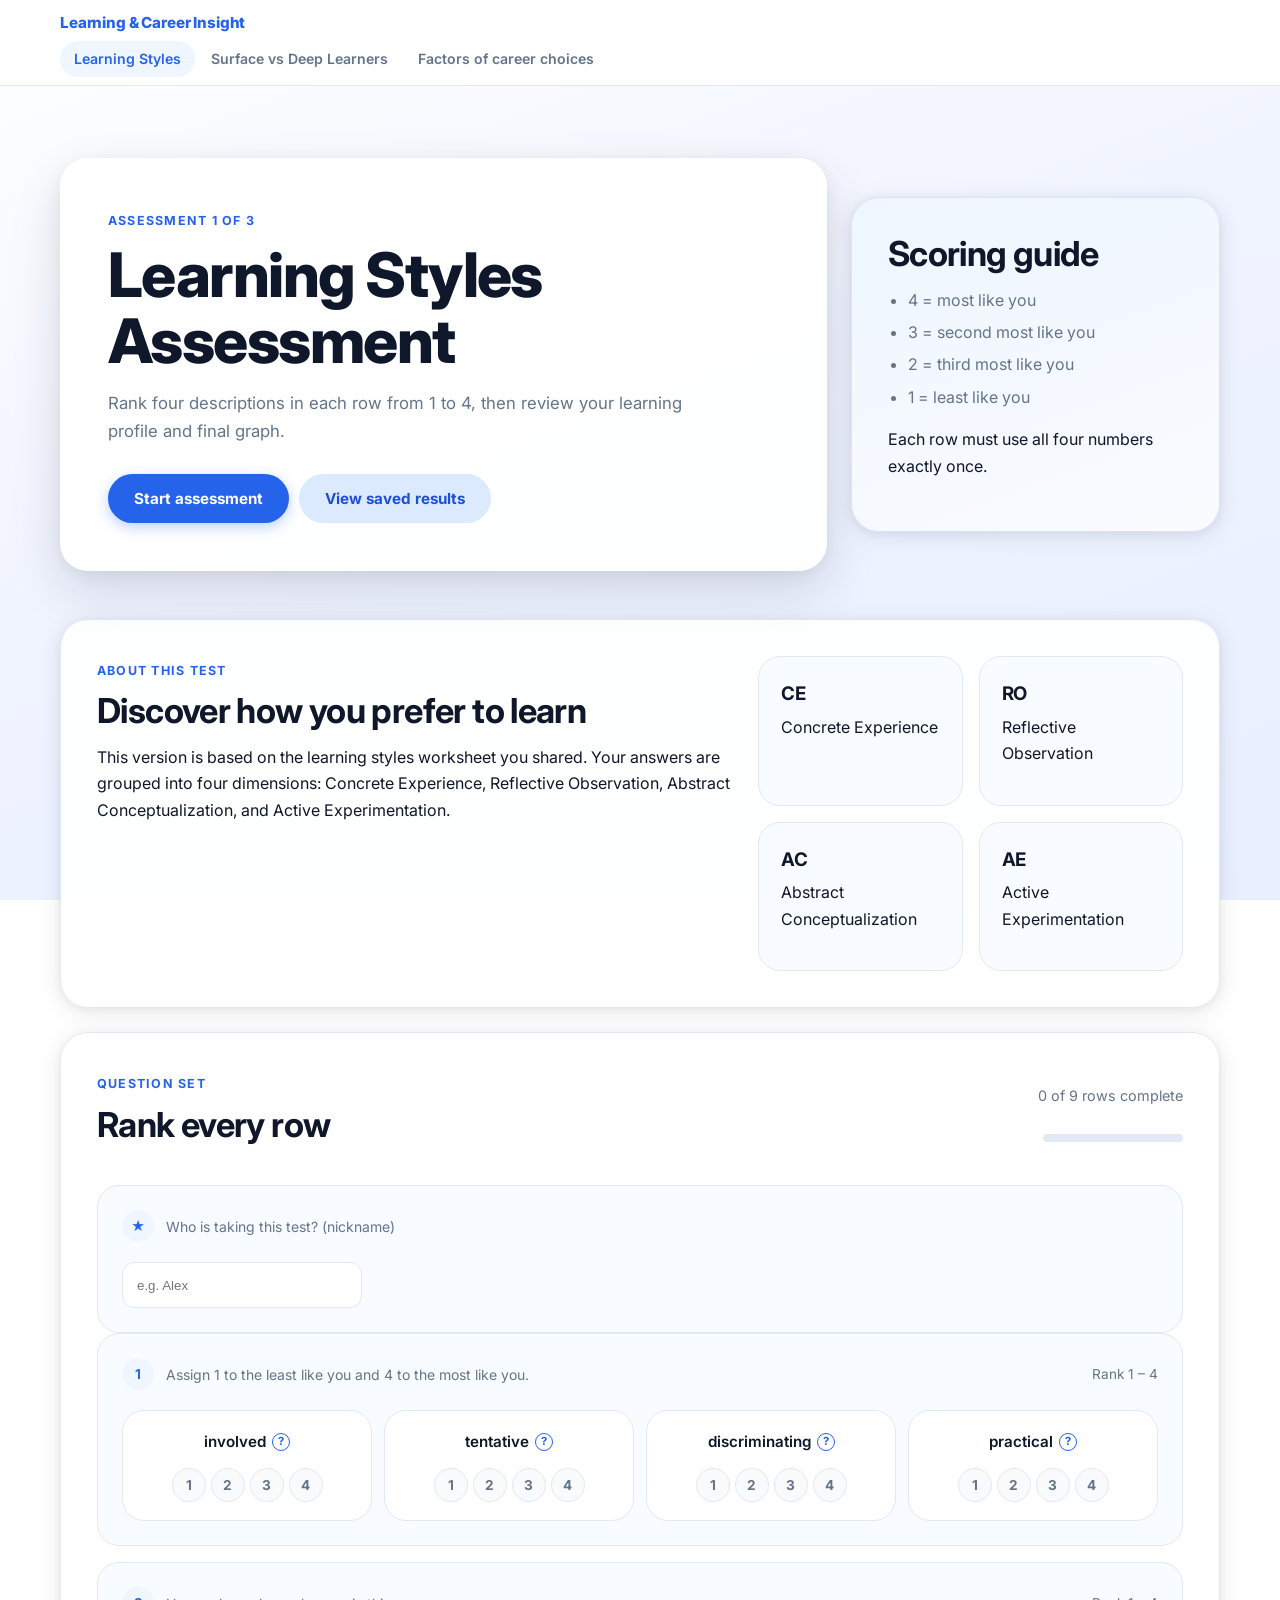
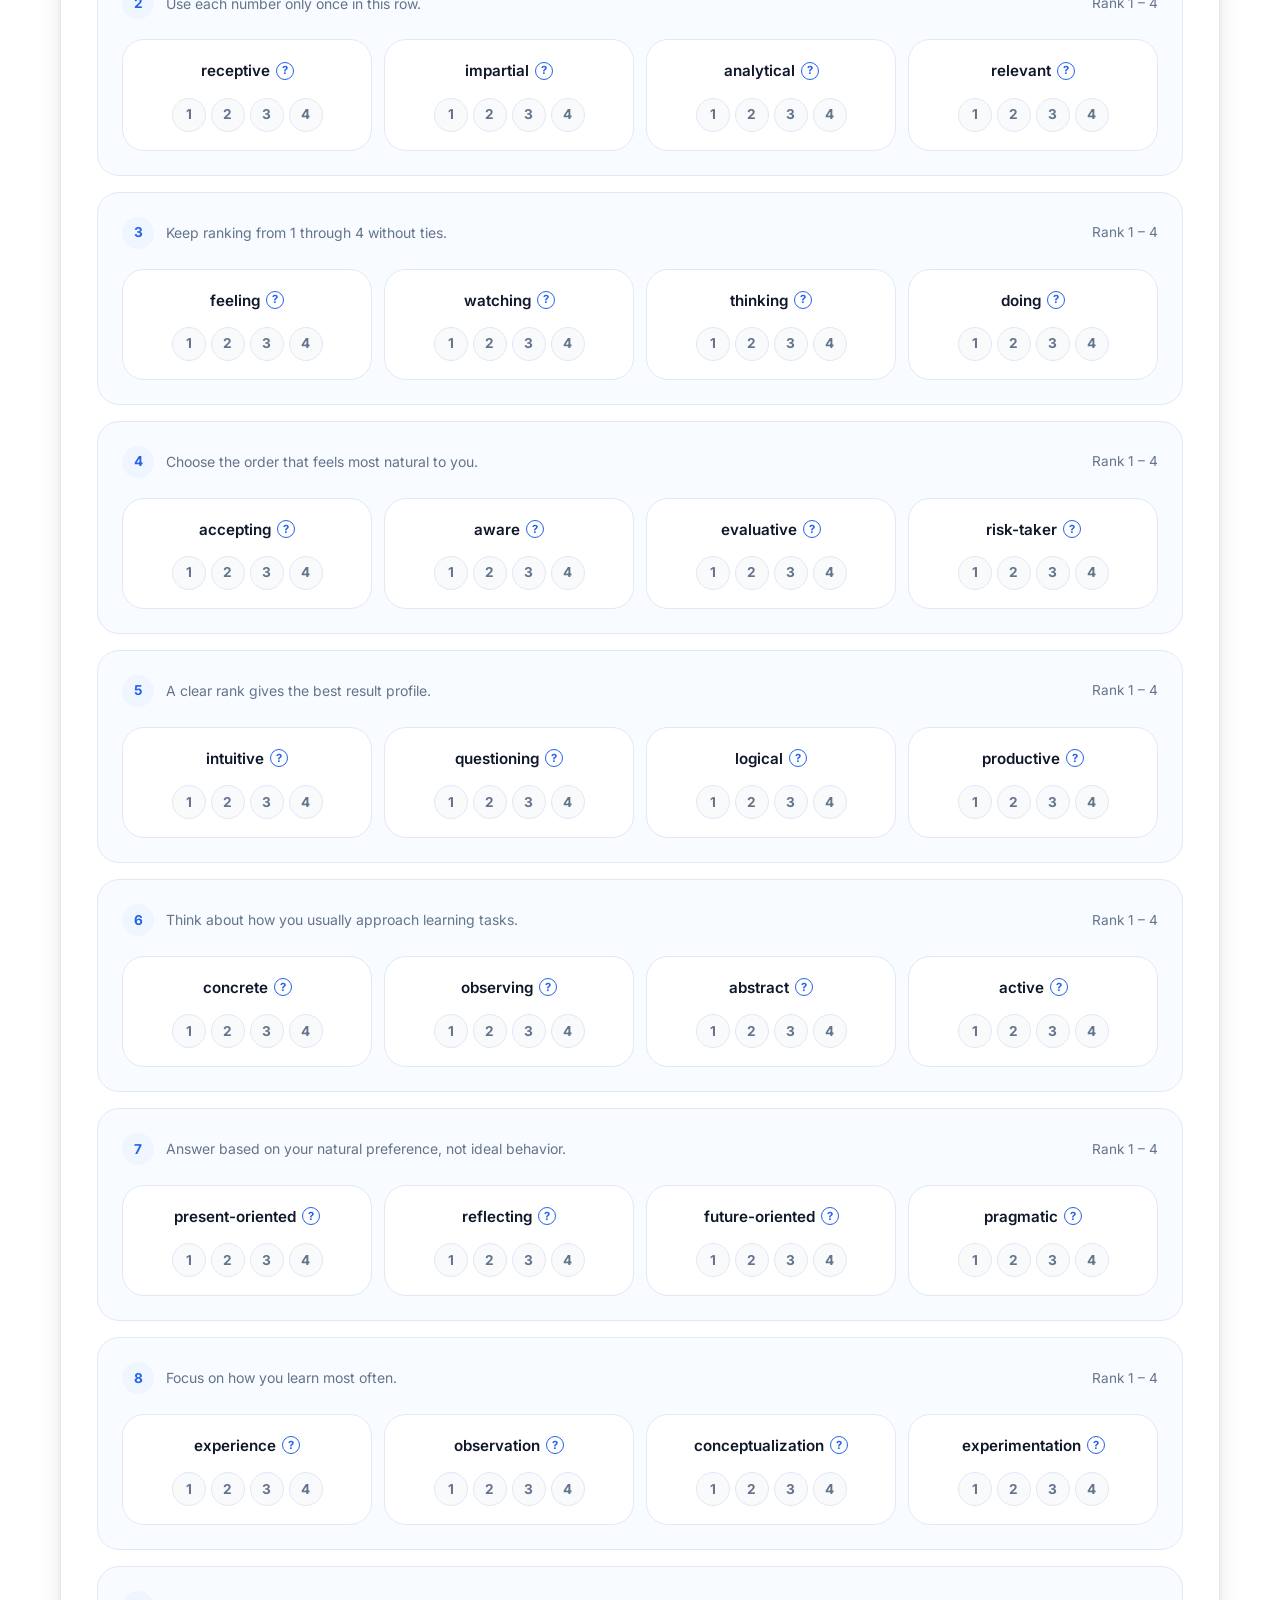
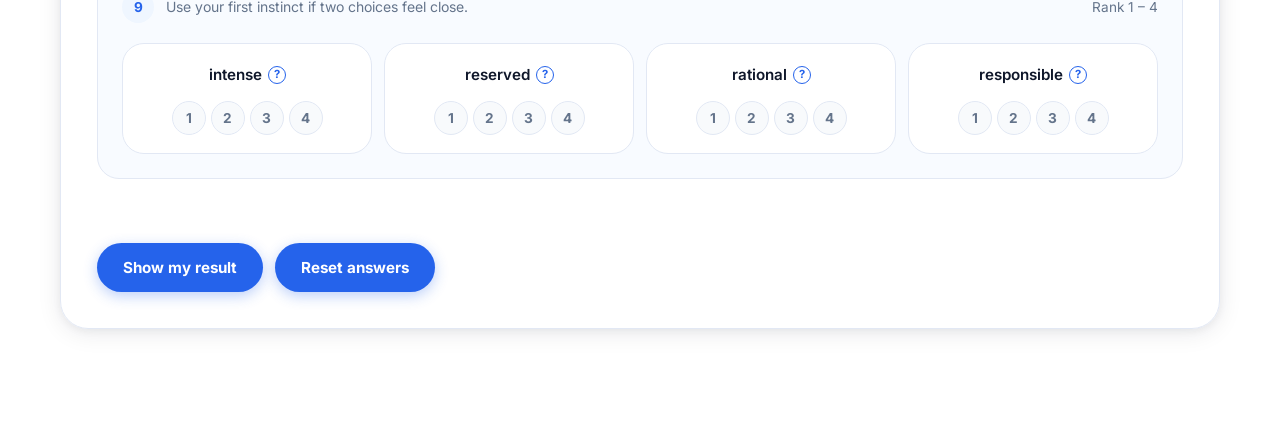
<file: index.html>
<!DOCTYPE html>
<html lang="en">
  <head>
    <meta charset="UTF-8" />
    <meta name="viewport" content="width=device-width, initial-scale=1.0" />
    <title>Assessment 1: Learning Styles – Learning &amp; Career Insight</title>
    <link rel="preconnect" href="https://fonts.googleapis.com" />
    <link rel="preconnect" href="https://fonts.gstatic.com" crossorigin />
    <link href="https://fonts.googleapis.com/css2?family=Inter:wght@400;500;600;700;800&display=swap" rel="stylesheet" />
    <link rel="stylesheet" href="./styles.css" />
  </head>
  <body>
    <nav class="site-nav">
      <div class="site-nav-inner">
        <a class="site-brand" href="./index.html">Learning &amp; Career Insight</a>
        <ul class="site-nav-links">
          <li><a href="./index.html" aria-current="page">Learning Styles</a></li>
          <li><a href="./surface-deep.html">Surface vs Deep Learners</a></li>
          <li><a href="./career-choice.html">Factors of career choices</a></li>
        </ul>
      </div>
    </nav>
    <header class="hero">
      <div class="hero-copy">
        <p class="eyebrow">Assessment 1 of 3</p>
        <h1>Learning Styles Assessment</h1>
        <p class="description">
          Rank four descriptions in each row from 1 to 4, then review your
          learning profile and final graph.
        </p>
        <div class="hero-actions">
          <a class="button" href="#assessment">Start assessment</a>
          <a class="button button-secondary" href="./history.html">View saved results</a>
        </div>
      </div>
      <div class="hero-card">
        <h2>Scoring guide</h2>
        <ul>
          <li>4 = most like you</li>
          <li>3 = second most like you</li>
          <li>2 = third most like you</li>
          <li>1 = least like you</li>
        </ul>
        <p>Each row must use all four numbers exactly once.</p>
      </div>
    </header>

    <main class="page-shell">
      <section class="panel intro-panel">
        <div>
          <p class="section-label">About this test</p>
          <h2>Discover how you prefer to learn</h2>
          <p>
            This version is based on the learning styles worksheet you shared.
            Your answers are grouped into four dimensions: Concrete Experience,
            Reflective Observation, Abstract Conceptualization, and Active
            Experimentation.
          </p>
        </div>
        <div class="legend-grid">
          <article class="legend-card">
            <h3>CE</h3>
            <p>Concrete Experience</p>
          </article>
          <article class="legend-card">
            <h3>RO</h3>
            <p>Reflective Observation</p>
          </article>
          <article class="legend-card">
            <h3>AC</h3>
            <p>Abstract Conceptualization</p>
          </article>
          <article class="legend-card">
            <h3>AE</h3>
            <p>Active Experimentation</p>
          </article>
        </div>
      </section>

      <section class="panel" id="assessment">
        <div class="section-heading">
          <div>
            <p class="section-label">Question set</p>
            <h2>Rank every row</h2>
          </div>
          <div class="progress-wrap">
            <p id="progress-label" class="progress-text">0 of 9 rows complete</p>
            <div class="progress-bar-track" aria-hidden="true">
              <div id="progress-bar-fill" class="progress-bar-fill" style="width: 0%"></div>
            </div>
          </div>
        </div>

        <form id="assessment-form" novalidate>
          <article class="question-card">
            <div class="question-top">
              <div class="question-left">
                <span class="row-badge">★</span>
                <p class="question-note">Who is taking this test? (nickname)</p>
              </div>
            </div>
            <input
              id="nickname-input"
              class="email-input"
              type="text"
              placeholder="e.g. Alex"
              autocomplete="off"
              maxlength="60"
            />
          </article>

          <div id="question-list" class="question-list"></div>

          <p id="form-error" class="form-error" aria-live="polite"></p>

          <div class="actions">
            <button class="button" type="submit">Show my result</button>
            <button class="button button-secondary" type="button" id="reset-button">
              Reset answers
            </button>
          </div>
        </form>
      </section>

      <section class="panel results-panel hidden" id="results" aria-live="polite">
        <div class="section-heading results-heading">
          <div>
            <p class="section-label">Result</p>
            <h2>Your learning profile</h2>
          </div>
          <a class="text-link" href="#assessment">Edit answers</a>
        </div>

        <div class="score-grid" id="score-grid"></div>

        <div class="result-summary">
          <article class="summary-card accent-card">
            <p class="summary-label">Dominant learning style</p>
            <h3 id="style-name">—</h3>
            <p id="style-combo" class="summary-value"></p>
            <p id="style-description"></p>
          </article>
          <article class="summary-card">
            <p class="summary-label">Dimension scores</p>
            <p class="summary-value" id="axis-summary">—</p>
            <p id="axis-desc">See the diamond chart for a visual breakdown.</p>
          </article>
        </div>

        <div class="chart-grid">
          <article class="chart-card">
            <div class="chart-heading">
              <h3>Dimension totals</h3>
              <p>Higher bars show stronger preference in that dimension.</p>
            </div>
            <div id="bar-chart" class="bar-chart"></div>
          </article>

          <article class="chart-card">
            <div class="chart-heading">
              <h3>Learning style diamond</h3>
              <p>Each axis shows your score. The diamond shape reveals your learning profile.</p>
            </div>
            <div class="axis-chart-wrap">
              <svg id="axis-chart" viewBox="0 0 360 360" role="img" aria-labelledby="axis-chart-title axis-chart-desc">
                <title id="axis-chart-title">Learning style diamond chart</title>
                <desc id="axis-chart-desc">
                  A four-axis diamond chart showing scores across all four learning dimensions: CE, RO, AC, and AE.
                </desc>
              </svg>
            </div>
          </article>
        </div>

        <article class="summary-card result-share-card">
          <p class="summary-label">Result sharing</p>
          <p class="summary-meta">
            Tester:
            <strong id="tester-name-value">—</strong>
          </p>
          <p class="summary-meta">
            Tested at:
            <strong id="tested-at-value">—</strong>
          </p>
          <div class="share-actions">
            <input
              id="email-recipient"
              class="email-input"
              type="email"
              placeholder="recipient@example.com (optional)"
              autocomplete="email"
            />
            <button class="button button-secondary" type="button" id="email-send-button">
              Email this result
            </button>
          </div>
          <p id="email-error" class="share-error" aria-live="polite"></p>
          <p class="share-note">
            Email includes your timestamp, score summary, and graph data for later comparisons.
          </p>
        </article>

      </section>
    </main>

    <script src="./result-history-store.js"></script>
    <script src="./script.js"></script>
  </body>
</html>
</file>
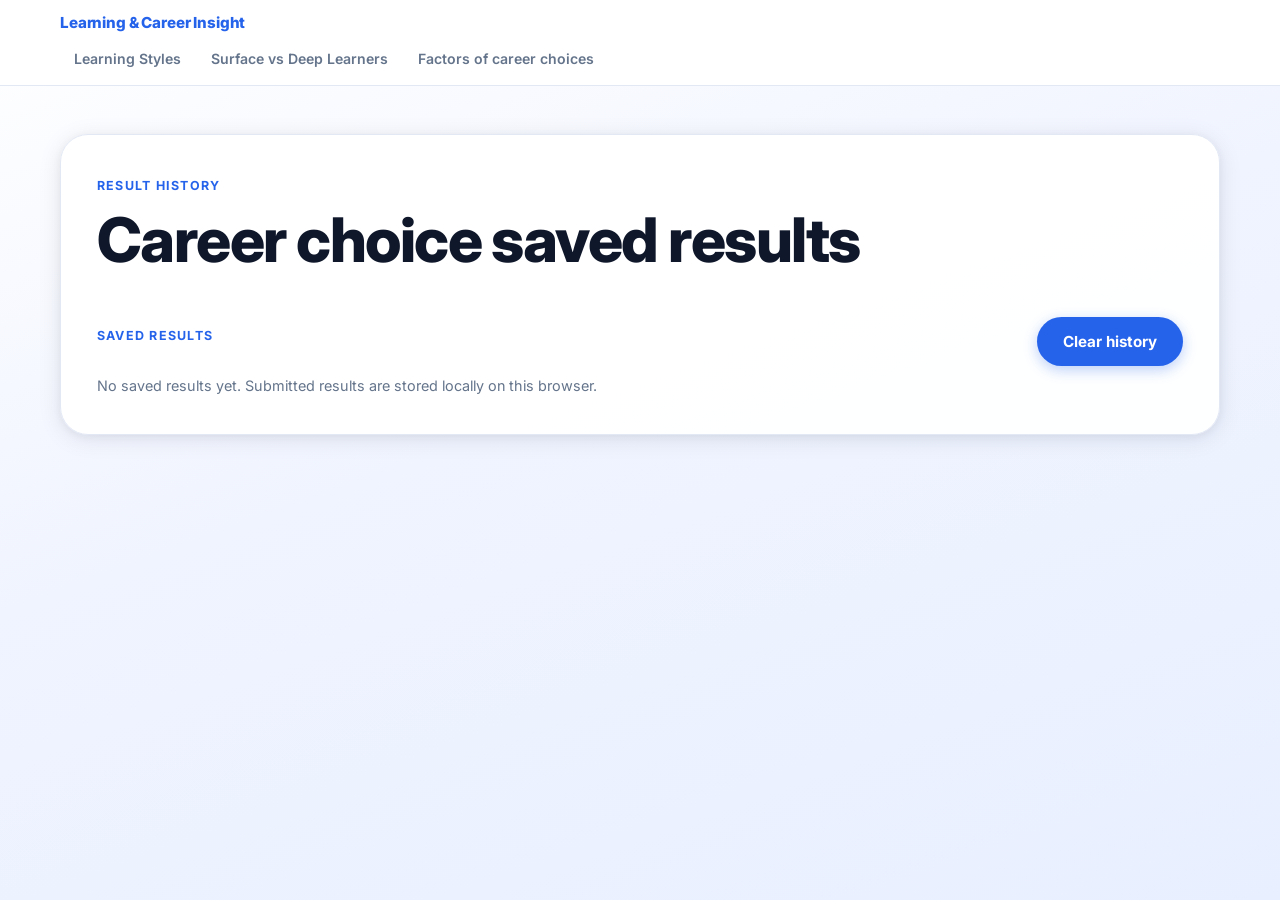
<file: career-choice-history.html>
<!DOCTYPE html>
<html lang="en">
  <head>
    <meta charset="UTF-8" />
    <meta name="viewport" content="width=device-width, initial-scale=1.0" />
    <title>Assessment 3 History – Learning &amp; Career Insight</title>
    <link rel="preconnect" href="https://fonts.googleapis.com" />
    <link rel="preconnect" href="https://fonts.gstatic.com" crossorigin />
    <link href="https://fonts.googleapis.com/css2?family=Inter:wght@400;500;600;700;800&display=swap" rel="stylesheet" />
    <link rel="stylesheet" href="./styles.css" />
  </head>
  <body>
    <nav class="site-nav">
      <div class="site-nav-inner">
        <a class="site-brand" href="./index.html">Learning &amp; Career Insight</a>
        <ul class="site-nav-links">
          <li><a href="./index.html">Learning Styles</a></li>
          <li><a href="./surface-deep.html">Surface vs Deep Learners</a></li>
          <li><a href="./career-choice.html">Factors of career choices</a></li>
        </ul>
      </div>
    </nav>
    <main class="history-page">
      <section class="panel">
        <div class="section-heading">
          <div>
            <p class="section-label">Result history</p>
            <h1>Career choice saved results</h1>
          </div>
        </div>

        <div class="history-header">
          <p class="summary-label">Saved results</p>
          <button class="button button-secondary history-clear-button" type="button" id="career-history-page-clear-button">
            Clear history
          </button>
        </div>
        <p id="career-history-page-empty" class="history-empty">
          No saved results yet. Submitted results are stored locally on this browser.
        </p>
        <ul id="career-history-page-list" class="history-list"></ul>
      </section>
    </main>

    <script src="./career-choice-history-store.js"></script>
    <script src="./career-choice-history.js"></script>
  </body>
</html>
</file>
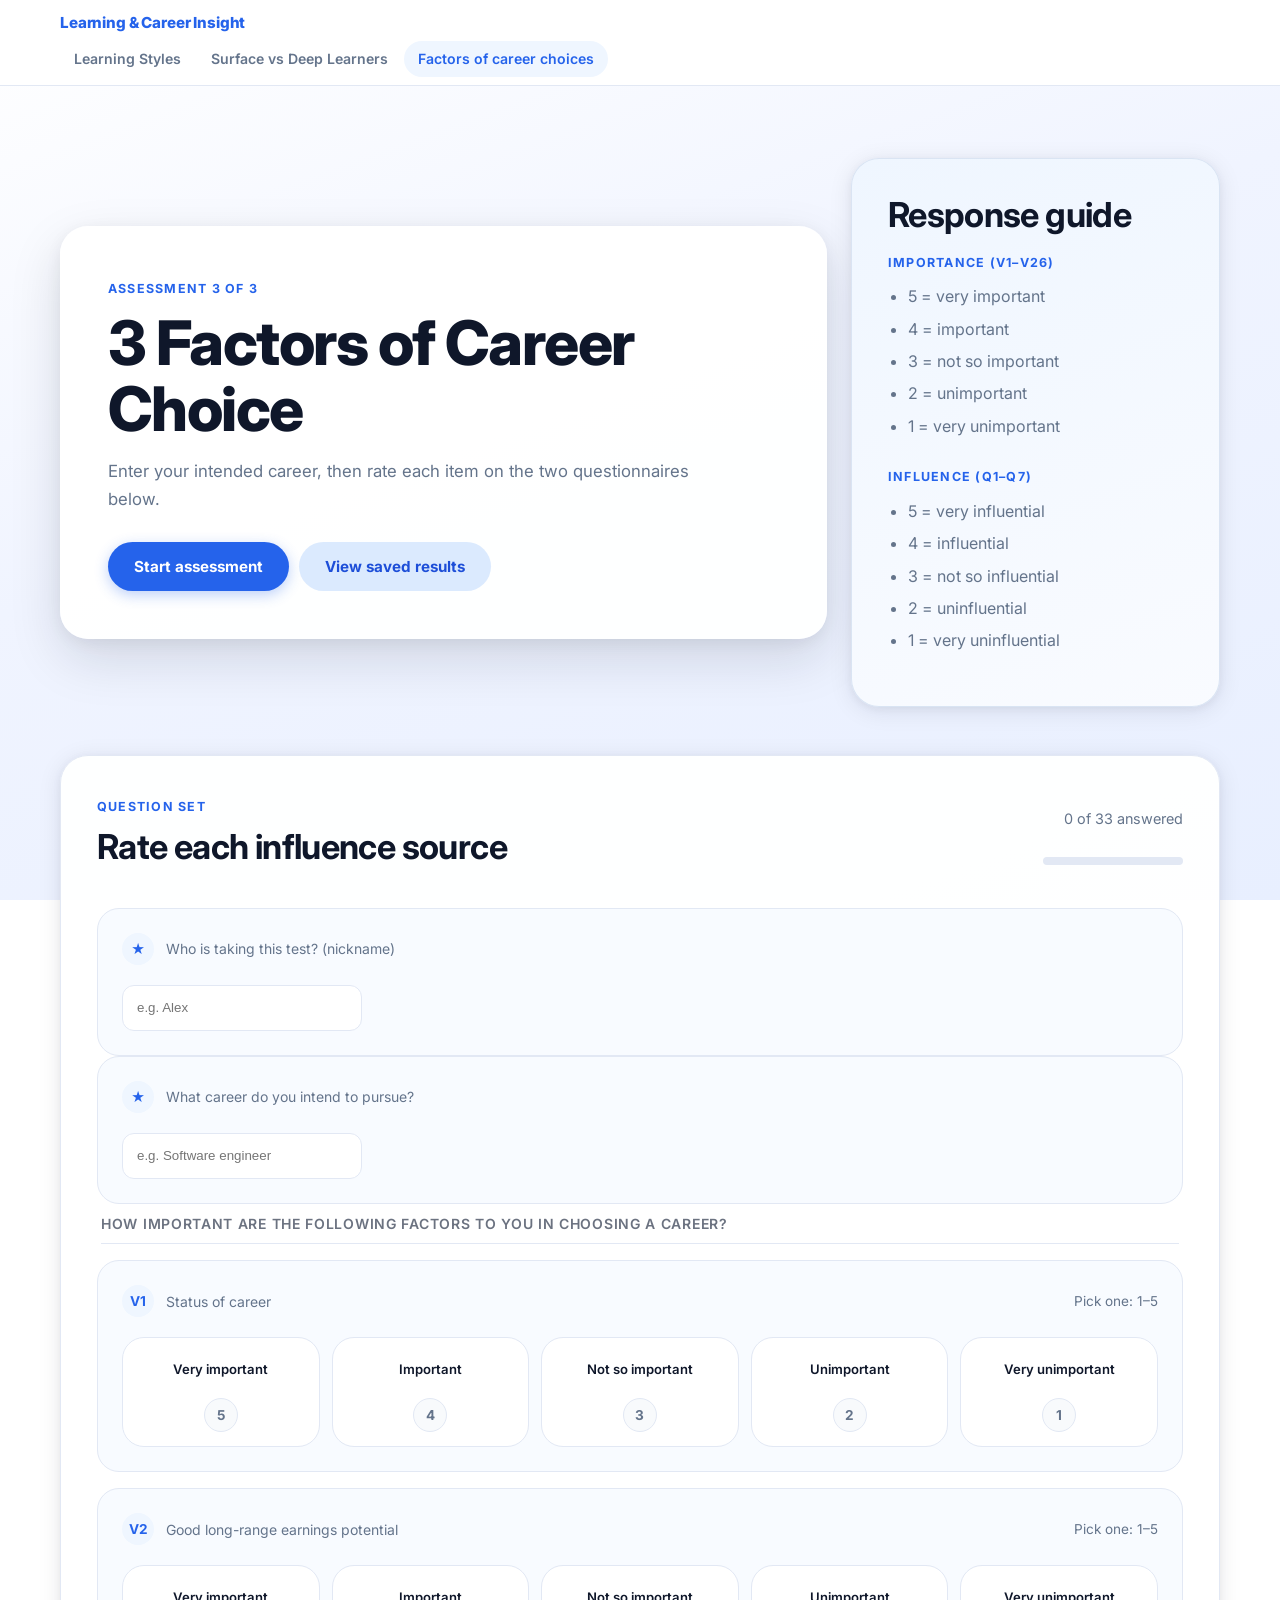
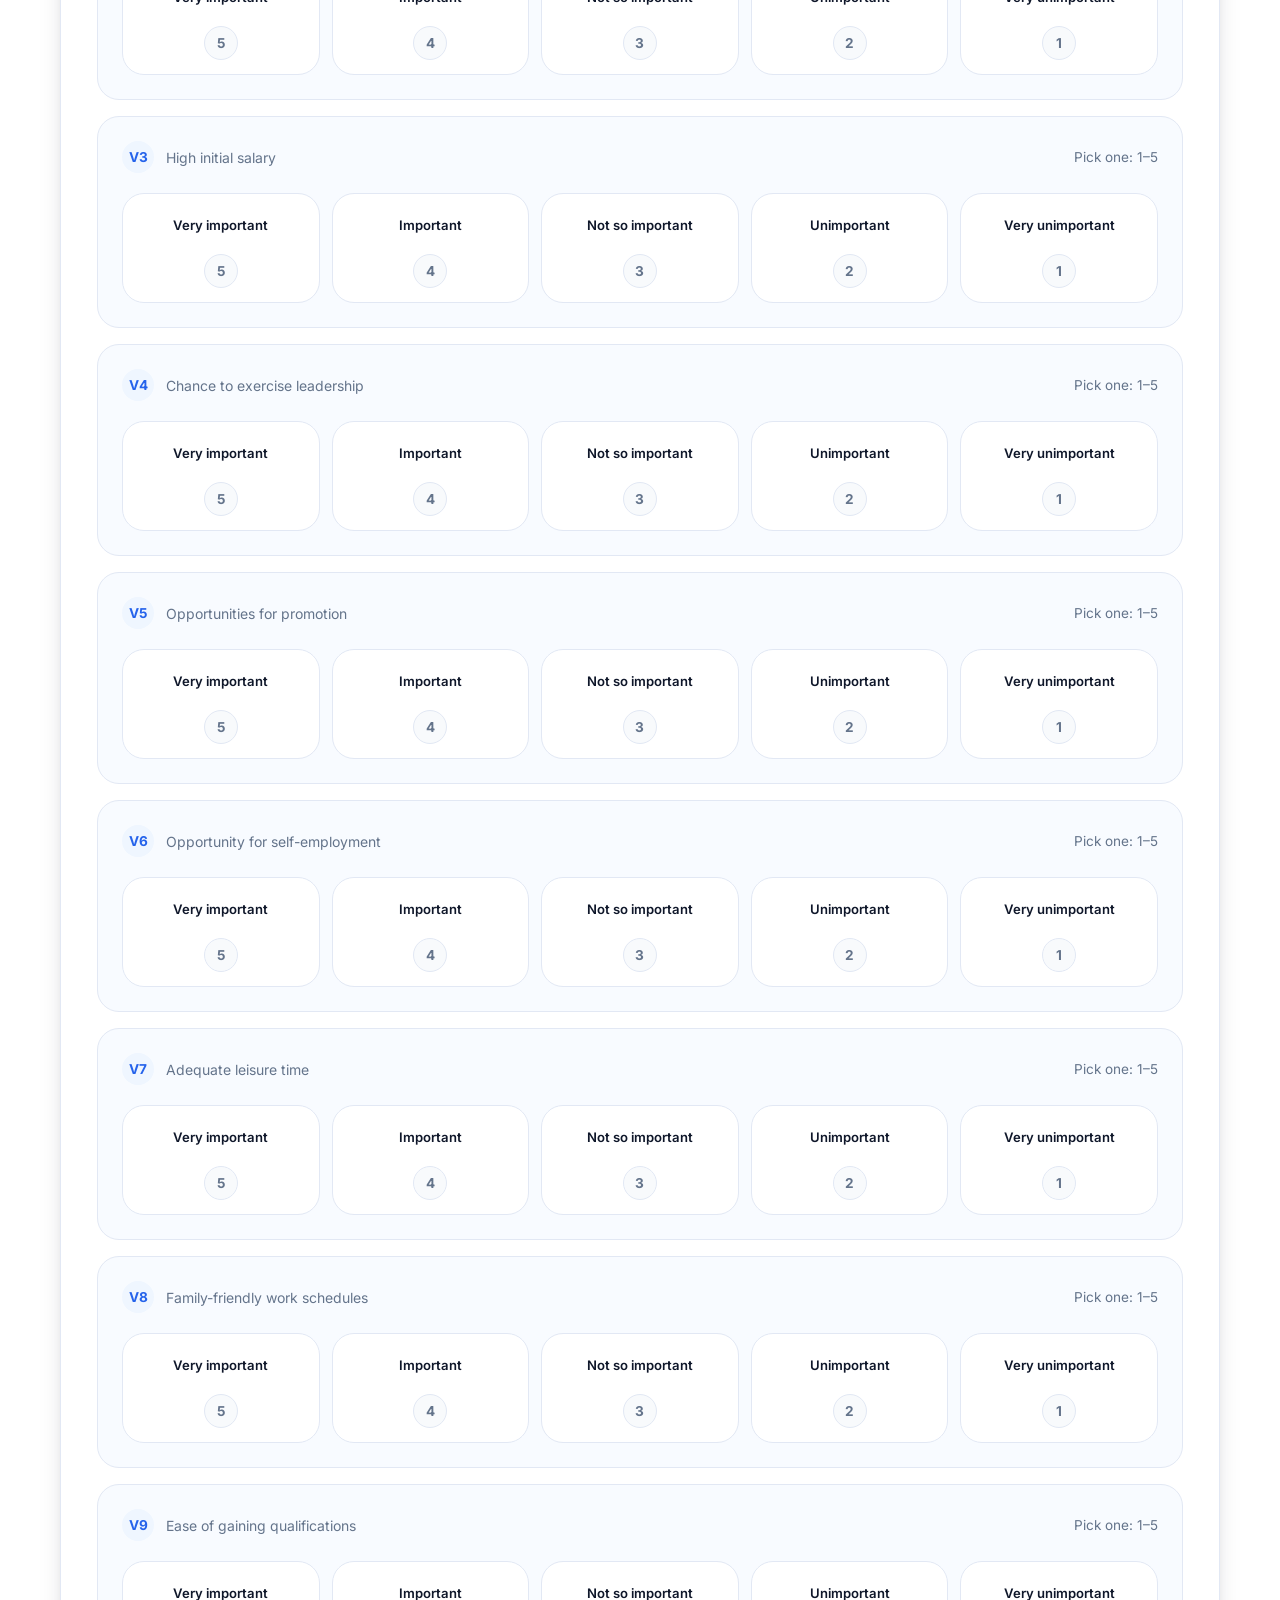
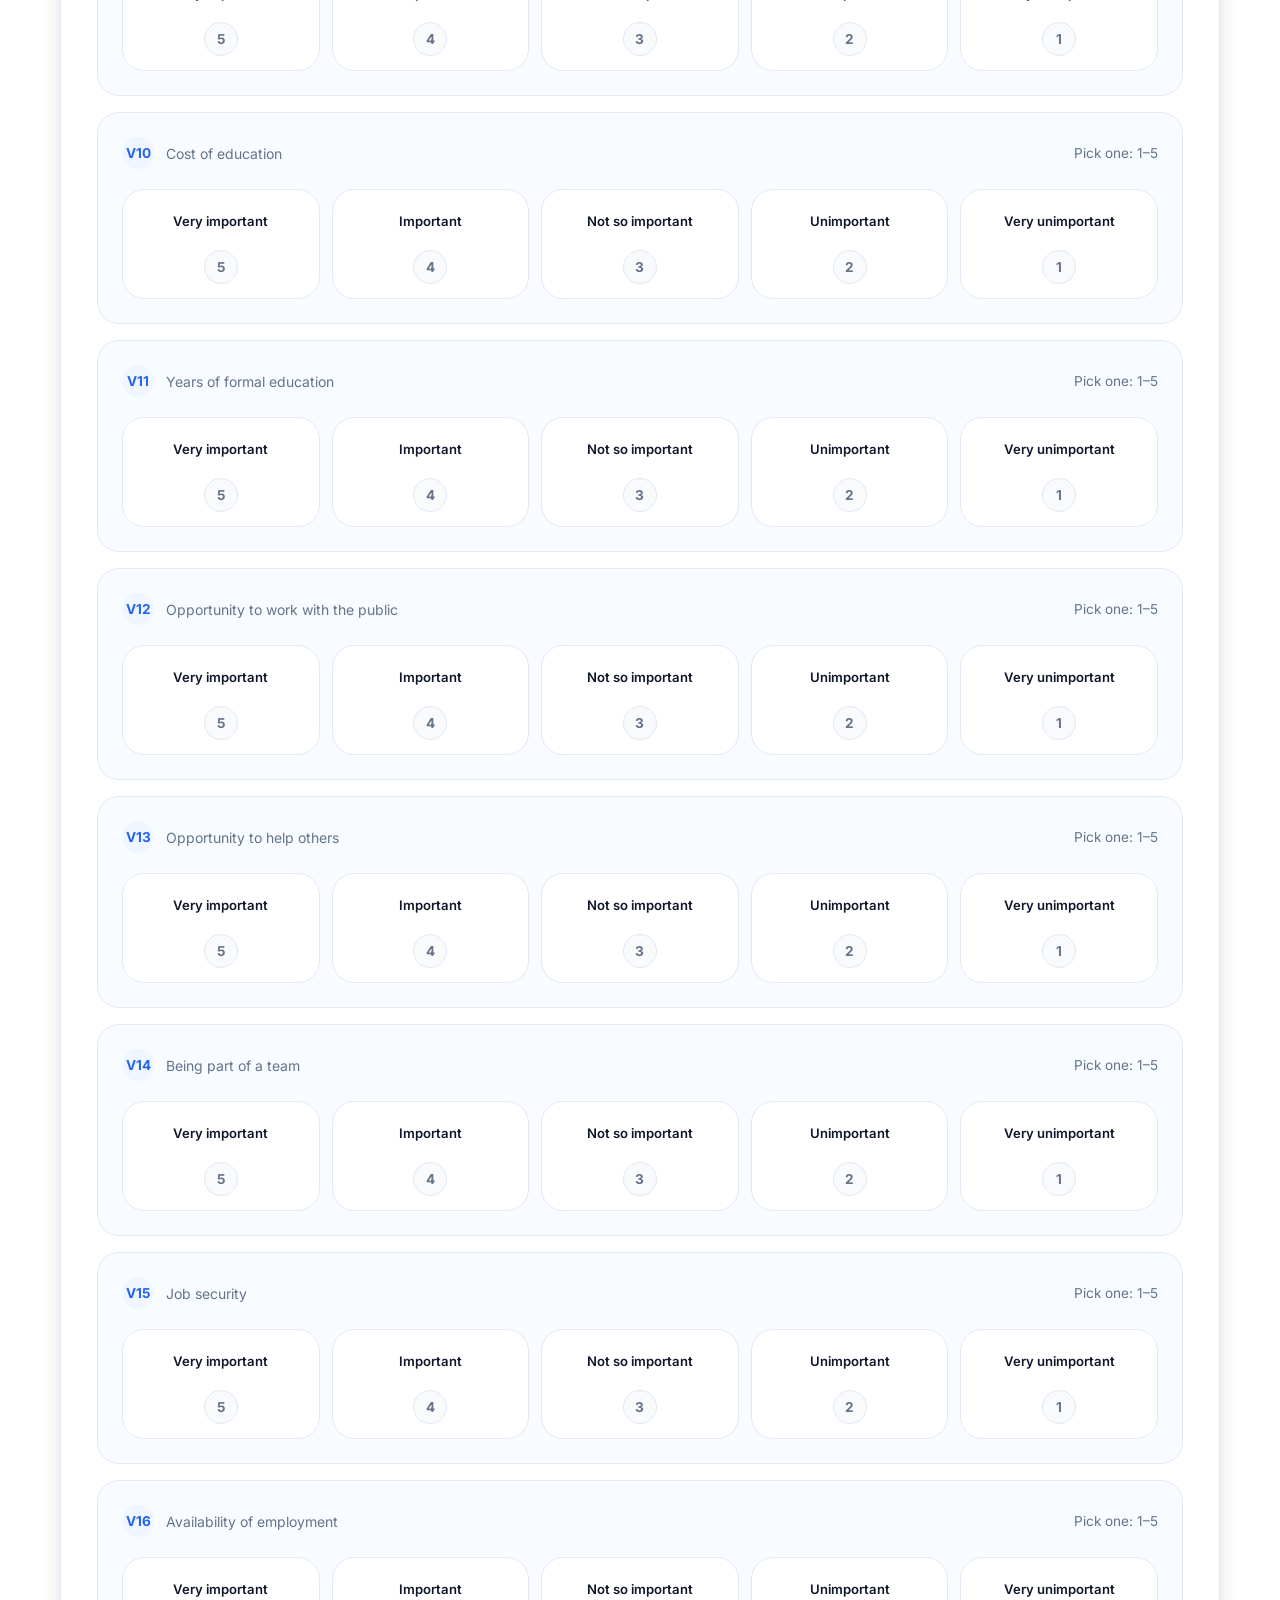
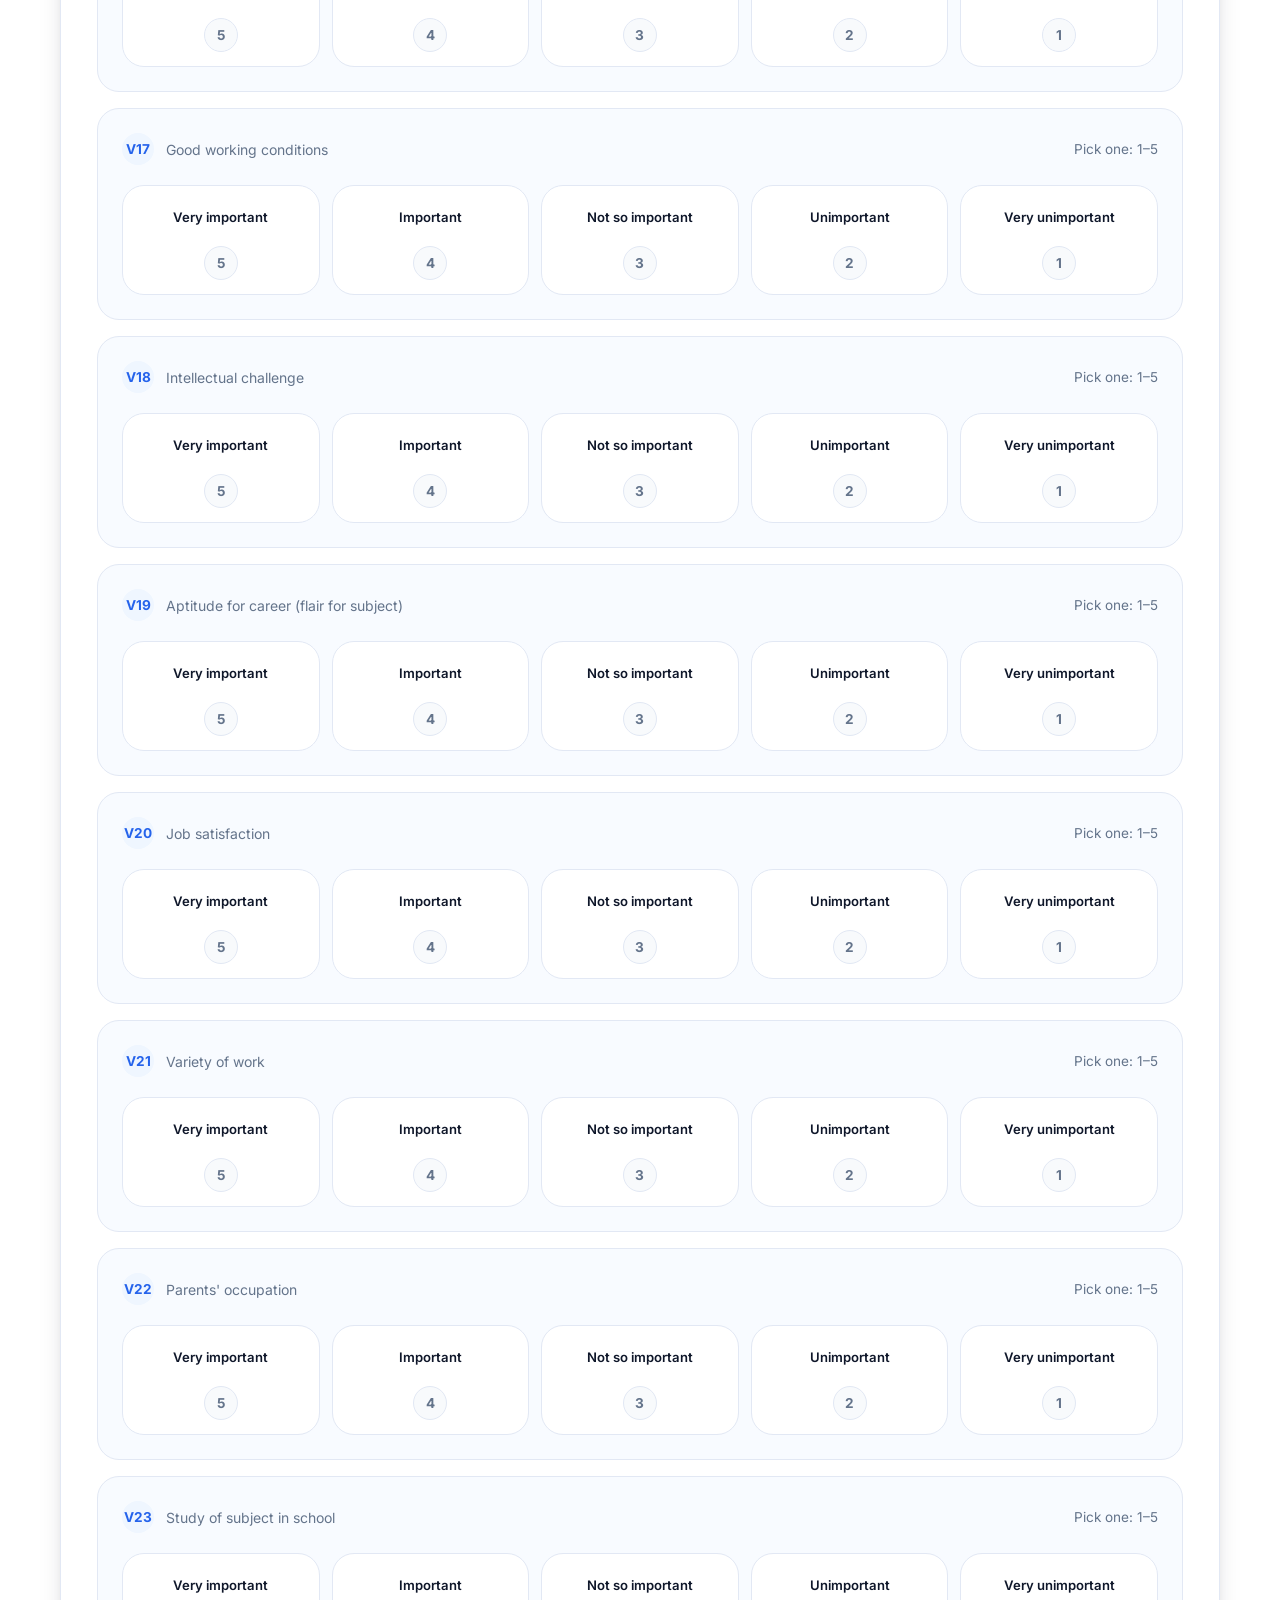
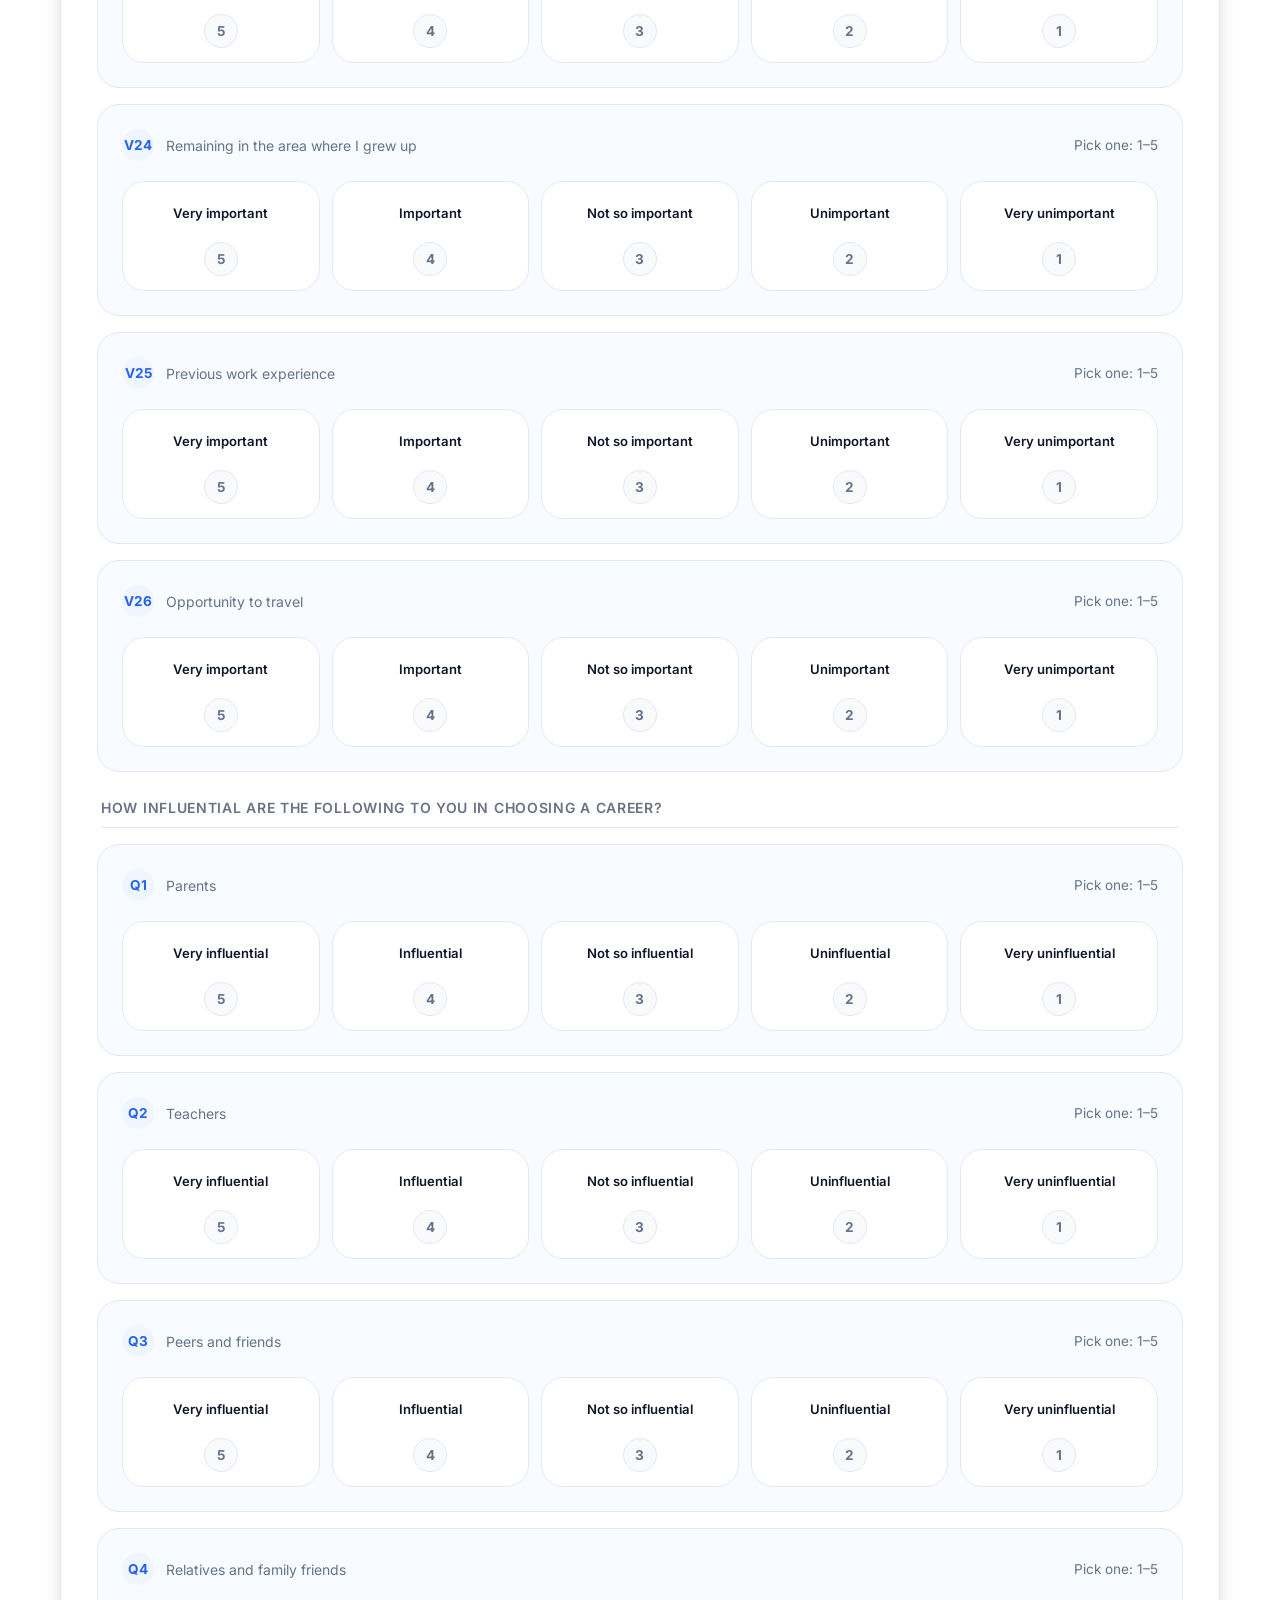
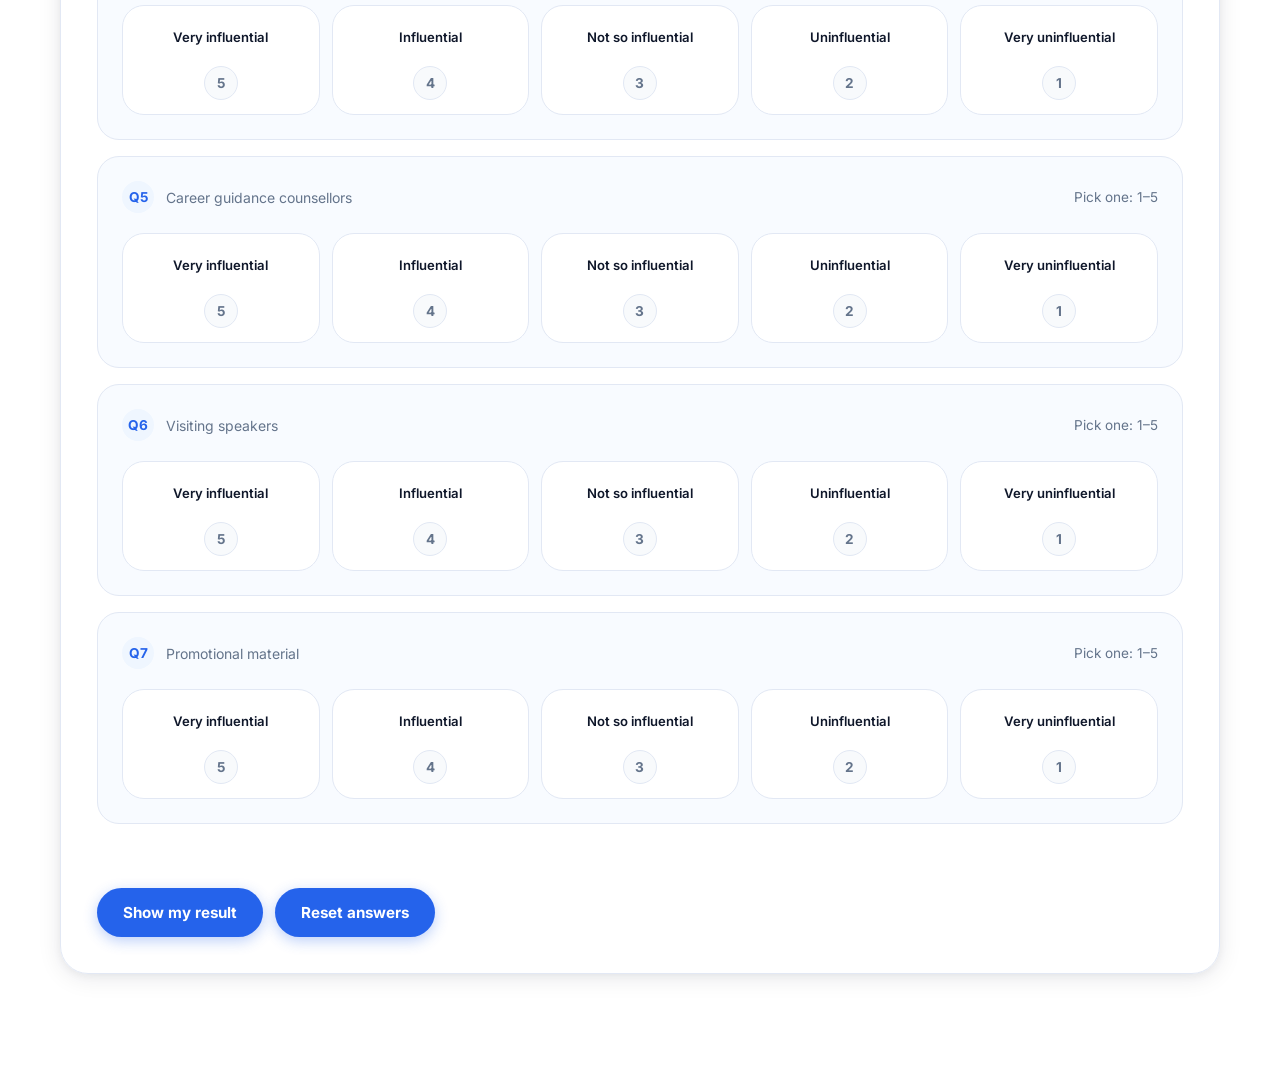
<file: career-choice.html>
<!DOCTYPE html>
<html lang="en">
  <head>
    <meta charset="UTF-8" />
    <meta name="viewport" content="width=device-width, initial-scale=1.0" />
    <title>Assessment 3: Career Choice Factors – Learning &amp; Career Insight</title>
    <link rel="preconnect" href="https://fonts.googleapis.com" />
    <link rel="preconnect" href="https://fonts.gstatic.com" crossorigin />
    <link href="https://fonts.googleapis.com/css2?family=Inter:wght@400;500;600;700;800&display=swap" rel="stylesheet" />
    <link rel="stylesheet" href="./styles.css" />
  </head>
  <body>
    <nav class="site-nav">
      <div class="site-nav-inner">
        <a class="site-brand" href="./index.html">Learning &amp; Career Insight</a>
        <ul class="site-nav-links">
          <li><a href="./index.html">Learning Styles</a></li>
          <li><a href="./surface-deep.html">Surface vs Deep Learners</a></li>
          <li><a href="./career-choice.html" aria-current="page">Factors of career choices</a></li>
        </ul>
      </div>
    </nav>
    <header class="hero">
      <div class="hero-copy">
        <p class="eyebrow">Assessment 3 of 3</p>
        <h1>3 Factors of Career Choice</h1>
        <p class="description">
          Enter your intended career, then rate each item on the two questionnaires below.
        </p>
        <div class="hero-actions">
          <a class="button" href="#assessment">Start assessment</a>
          <a class="button button-secondary" href="./career-choice-history.html">View saved results</a>
        </div>
      </div>
      <div class="hero-card">
        <h2>Response guide</h2>
        <p class="summary-label">Importance (v1–v26)</p>
        <ul>
          <li>5 = very important</li>
          <li>4 = important</li>
          <li>3 = not so important</li>
          <li>2 = unimportant</li>
          <li>1 = very unimportant</li>
        </ul>
        <p class="summary-label summary-label-spaced">Influence (q1–q7)</p>
        <ul>
          <li>5 = very influential</li>
          <li>4 = influential</li>
          <li>3 = not so influential</li>
          <li>2 = uninfluential</li>
          <li>1 = very uninfluential</li>
        </ul>
      </div>
    </header>

    <main class="page-shell">
      <section class="panel" id="assessment">
        <div class="section-heading">
          <div>
            <p class="section-label">Question set</p>
            <h2>Rate each influence source</h2>
          </div>
          <div class="progress-wrap">
            <p id="career-progress-label" class="progress-text">0 of 33 answered</p>
            <div class="progress-bar-track" aria-hidden="true">
              <div id="career-progress-fill" class="progress-bar-fill" style="width: 0%"></div>
            </div>
          </div>
        </div>

        <form id="career-assessment-form" novalidate>
          <article class="question-card">
            <div class="question-top">
              <div class="question-left">
                <span class="row-badge">★</span>
                <p class="question-note">Who is taking this test? (nickname)</p>
              </div>
            </div>
            <input
              id="career-nickname-input"
              class="email-input"
              type="text"
              placeholder="e.g. Alex"
              autocomplete="off"
              maxlength="60"
            />
          </article>

          <article class="question-card">
            <div class="question-top">
              <div class="question-left">
                <span class="row-badge">★</span>
                <p class="question-note">What career do you intend to pursue?</p>
              </div>
            </div>
            <input
              id="career-intent-input"
              class="email-input"
              type="text"
              placeholder="e.g. Software engineer"
              autocomplete="off"
            />
          </article>

          <div id="career-question-list" class="question-list"></div>
          <p id="career-form-error" class="form-error" aria-live="polite"></p>

          <div class="actions">
            <button class="button" type="submit">Show my result</button>
            <button class="button button-secondary" type="button" id="career-reset-button">Reset answers</button>
          </div>
        </form>
      </section>

      <section class="panel results-panel hidden" id="career-results" aria-live="polite">
        <div class="section-heading results-heading">
          <div>
            <p class="section-label">Result</p>
            <h2>Your career decision profile</h2>
          </div>
          <a class="text-link" href="#assessment">Edit answers</a>
        </div>

        <div class="result-summary">
          <article class="summary-card accent-card">
            <p class="summary-label">Intended career</p>
            <h3 id="career-intent-result">—</h3>
            <p class="summary-value" id="career-dominant-factor">—</p>
            <p id="career-dominant-description"></p>
          </article>
          <article class="summary-card">
            <p class="summary-label">Tester</p>
            <p class="summary-value" id="career-tester-name">—</p>
            <p class="summary-label summary-label-spaced">Tested at</p>
            <p class="summary-value" id="career-tested-at">—</p>
          </article>
        </div>

        <article class="chart-card">
          <div class="chart-heading">
            <h3>Average scores by construct (1–5)</h3>
            <p>Higher score means stronger influence in your current career choice.</p>
          </div>
          <div id="career-bar-chart" class="bar-chart"></div>
        </article>

        <article class="chart-card">
          <div class="chart-heading">
            <h3>Scores by factor and construct</h3>
          </div>
          <div id="career-result-table"></div>
        </article>

        <article class="summary-card result-history-card">
          <div class="history-header">
            <p class="summary-label">Saved results</p>
            <button class="button button-secondary history-clear-button" type="button" id="career-history-clear-button">
              Clear history
            </button>
          </div>
          <p id="career-history-empty" class="history-empty">No saved results yet.</p>
          <ul id="career-history-list" class="history-list"></ul>
        </article>

        <article class="summary-card result-share-card">
          <p class="summary-label">Result sharing</p>
          <div class="share-actions">
            <input
              id="career-email-recipient"
              class="email-input"
              type="email"
              placeholder="recipient@example.com (optional)"
              autocomplete="email"
            />
            <button class="button button-secondary" type="button" id="career-email-send-button">Email this result</button>
          </div>
          <p id="career-email-error" class="share-error" aria-live="polite"></p>
        </article>
      </section>
    </main>

    <script src="./career-choice-history-store.js"></script>
    <script src="./career-choice.js"></script>
  </body>
</html>
</file>
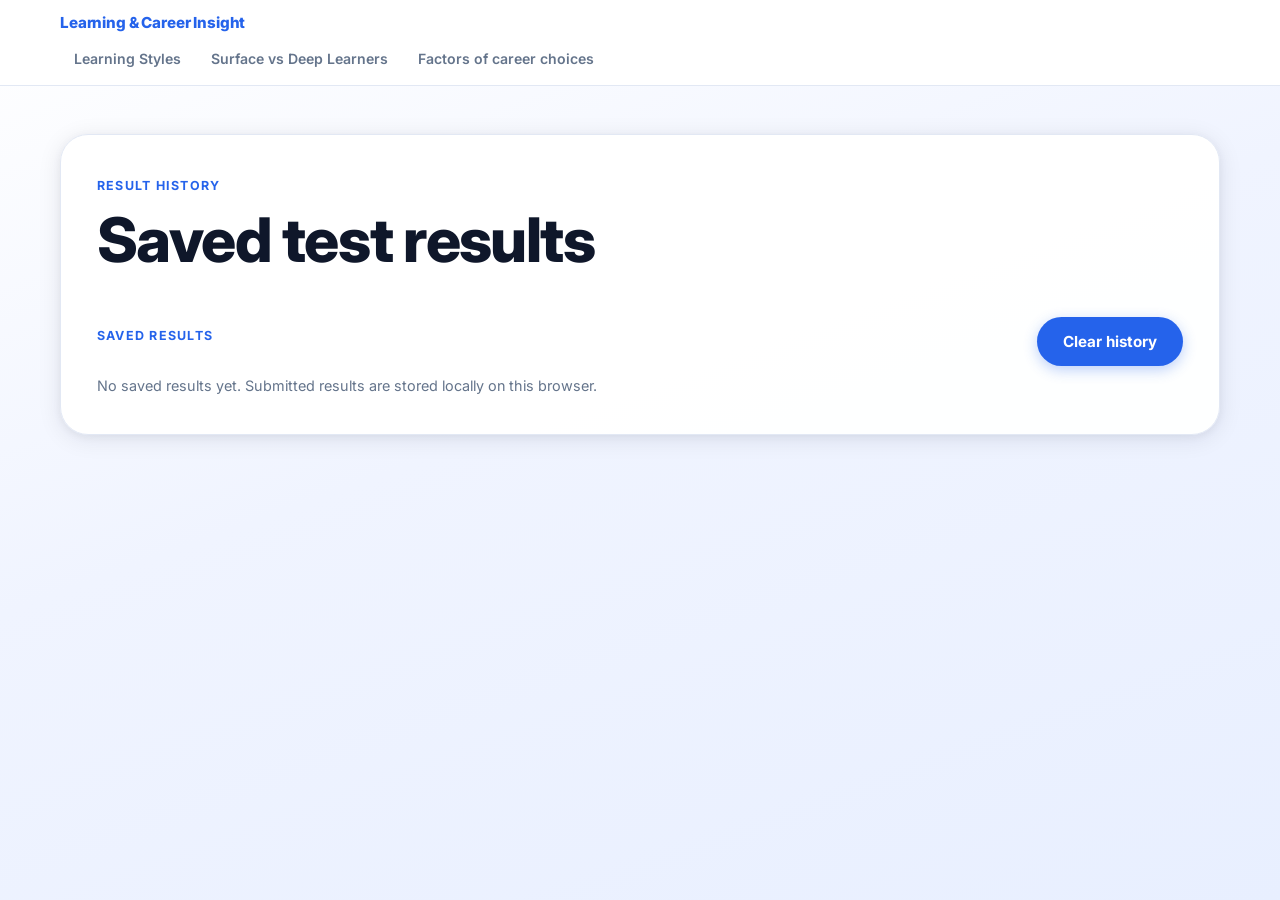
<file: history.html>
<!DOCTYPE html>
<html lang="en">
  <head>
    <meta charset="UTF-8" />
    <meta name="viewport" content="width=device-width, initial-scale=1.0" />
    <title>Saved Results – Learning &amp; Career Insight</title>
    <link rel="preconnect" href="https://fonts.googleapis.com" />
    <link rel="preconnect" href="https://fonts.gstatic.com" crossorigin />
    <link href="https://fonts.googleapis.com/css2?family=Inter:wght@400;500;600;700;800&display=swap" rel="stylesheet" />
    <link rel="stylesheet" href="./styles.css" />
  </head>
  <body>
    <nav class="site-nav">
      <div class="site-nav-inner">
        <a class="site-brand" href="./index.html">Learning &amp; Career Insight</a>
        <ul class="site-nav-links">
          <li><a href="./index.html">Learning Styles</a></li>
          <li><a href="./surface-deep.html">Surface vs Deep Learners</a></li>
          <li><a href="./career-choice.html">Factors of career choices</a></li>
        </ul>
      </div>
    </nav>
    <main class="history-page">
      <section class="panel">
        <div class="section-heading">
          <div>
            <p class="section-label">Result history</p>
            <h1>Saved test results</h1>
          </div>
        </div>

        <div class="history-header">
          <p class="summary-label">Saved results</p>
          <button class="button button-secondary history-clear-button" type="button" id="history-clear-button">
            Clear history
          </button>
        </div>
        <p id="result-history-empty" class="history-empty">
          No saved results yet. Submitted results are stored locally on this browser.
        </p>
        <ul id="result-history-list" class="history-list"></ul>
      </section>
    </main>

    <script src="./result-history-store.js"></script>
    <script src="./history.js"></script>
  </body>
</html>
</file>
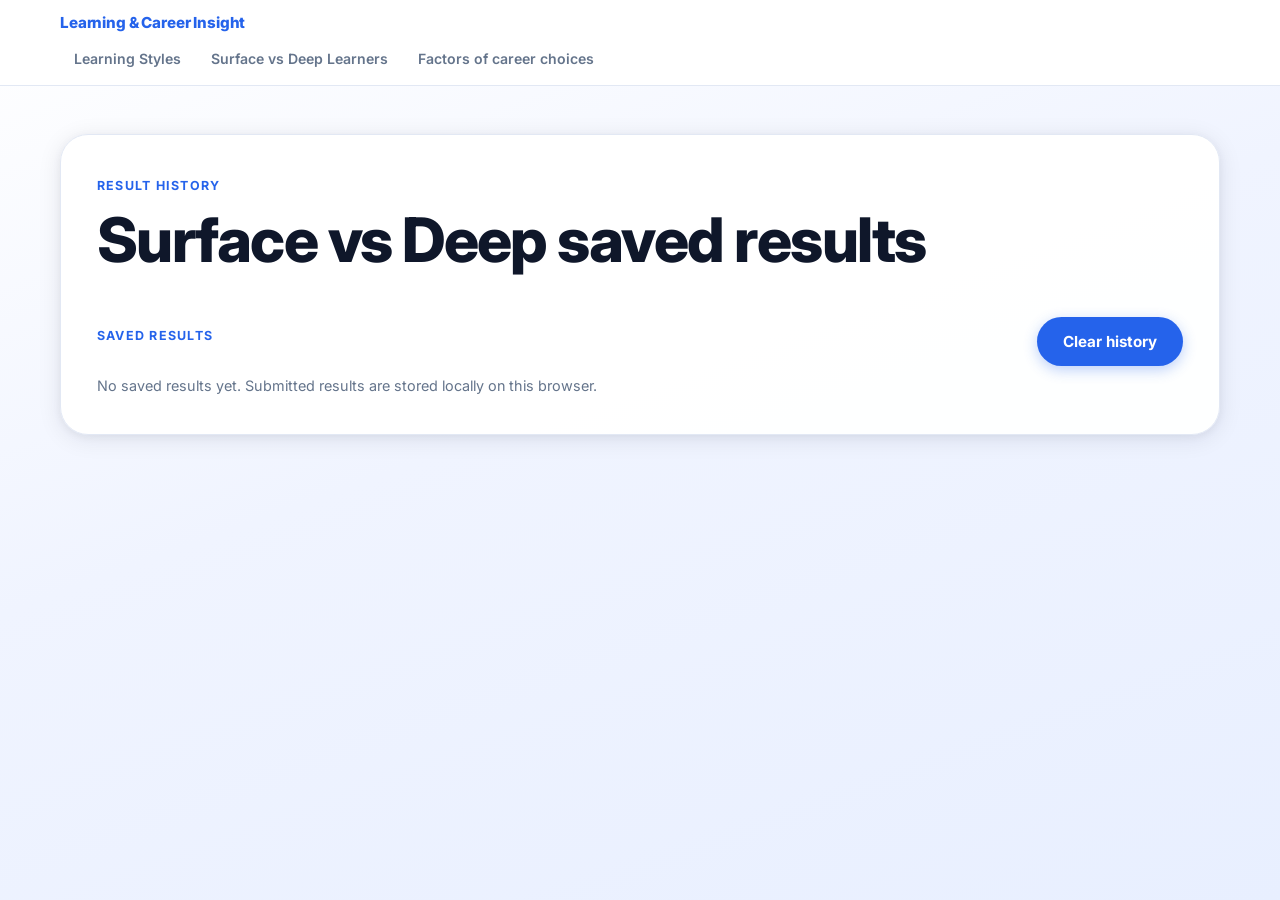
<file: surface-deep-history.html>
<!DOCTYPE html>
<html lang="en">
  <head>
    <meta charset="UTF-8" />
    <meta name="viewport" content="width=device-width, initial-scale=1.0" />
    <title>Assessment 2 History – Learning &amp; Career Insight</title>
    <link rel="preconnect" href="https://fonts.googleapis.com" />
    <link rel="preconnect" href="https://fonts.gstatic.com" crossorigin />
    <link href="https://fonts.googleapis.com/css2?family=Inter:wght@400;500;600;700;800&display=swap" rel="stylesheet" />
    <link rel="stylesheet" href="./styles.css" />
  </head>
  <body>
    <nav class="site-nav">
      <div class="site-nav-inner">
        <a class="site-brand" href="./index.html">Learning &amp; Career Insight</a>
        <ul class="site-nav-links">
          <li><a href="./index.html">Learning Styles</a></li>
          <li><a href="./surface-deep.html">Surface vs Deep Learners</a></li>
          <li><a href="./career-choice.html">Factors of career choices</a></li>
        </ul>
      </div>
    </nav>
    <main class="history-page">
      <section class="panel">
        <div class="section-heading">
          <div>
            <p class="section-label">Result history</p>
            <h1>Surface vs Deep saved results</h1>
          </div>
        </div>

        <div class="history-header">
          <p class="summary-label">Saved results</p>
          <button class="button button-secondary history-clear-button" type="button" id="surface-history-page-clear-button">
            Clear history
          </button>
        </div>
        <p id="surface-history-page-empty" class="history-empty">
          No saved results yet. Submitted results are stored locally on this browser.
        </p>
        <ul id="surface-history-page-list" class="history-list"></ul>
      </section>
    </main>

    <script src="./surface-deep-history-store.js"></script>
    <script src="./surface-deep-history.js"></script>
  </body>
</html>
</file>
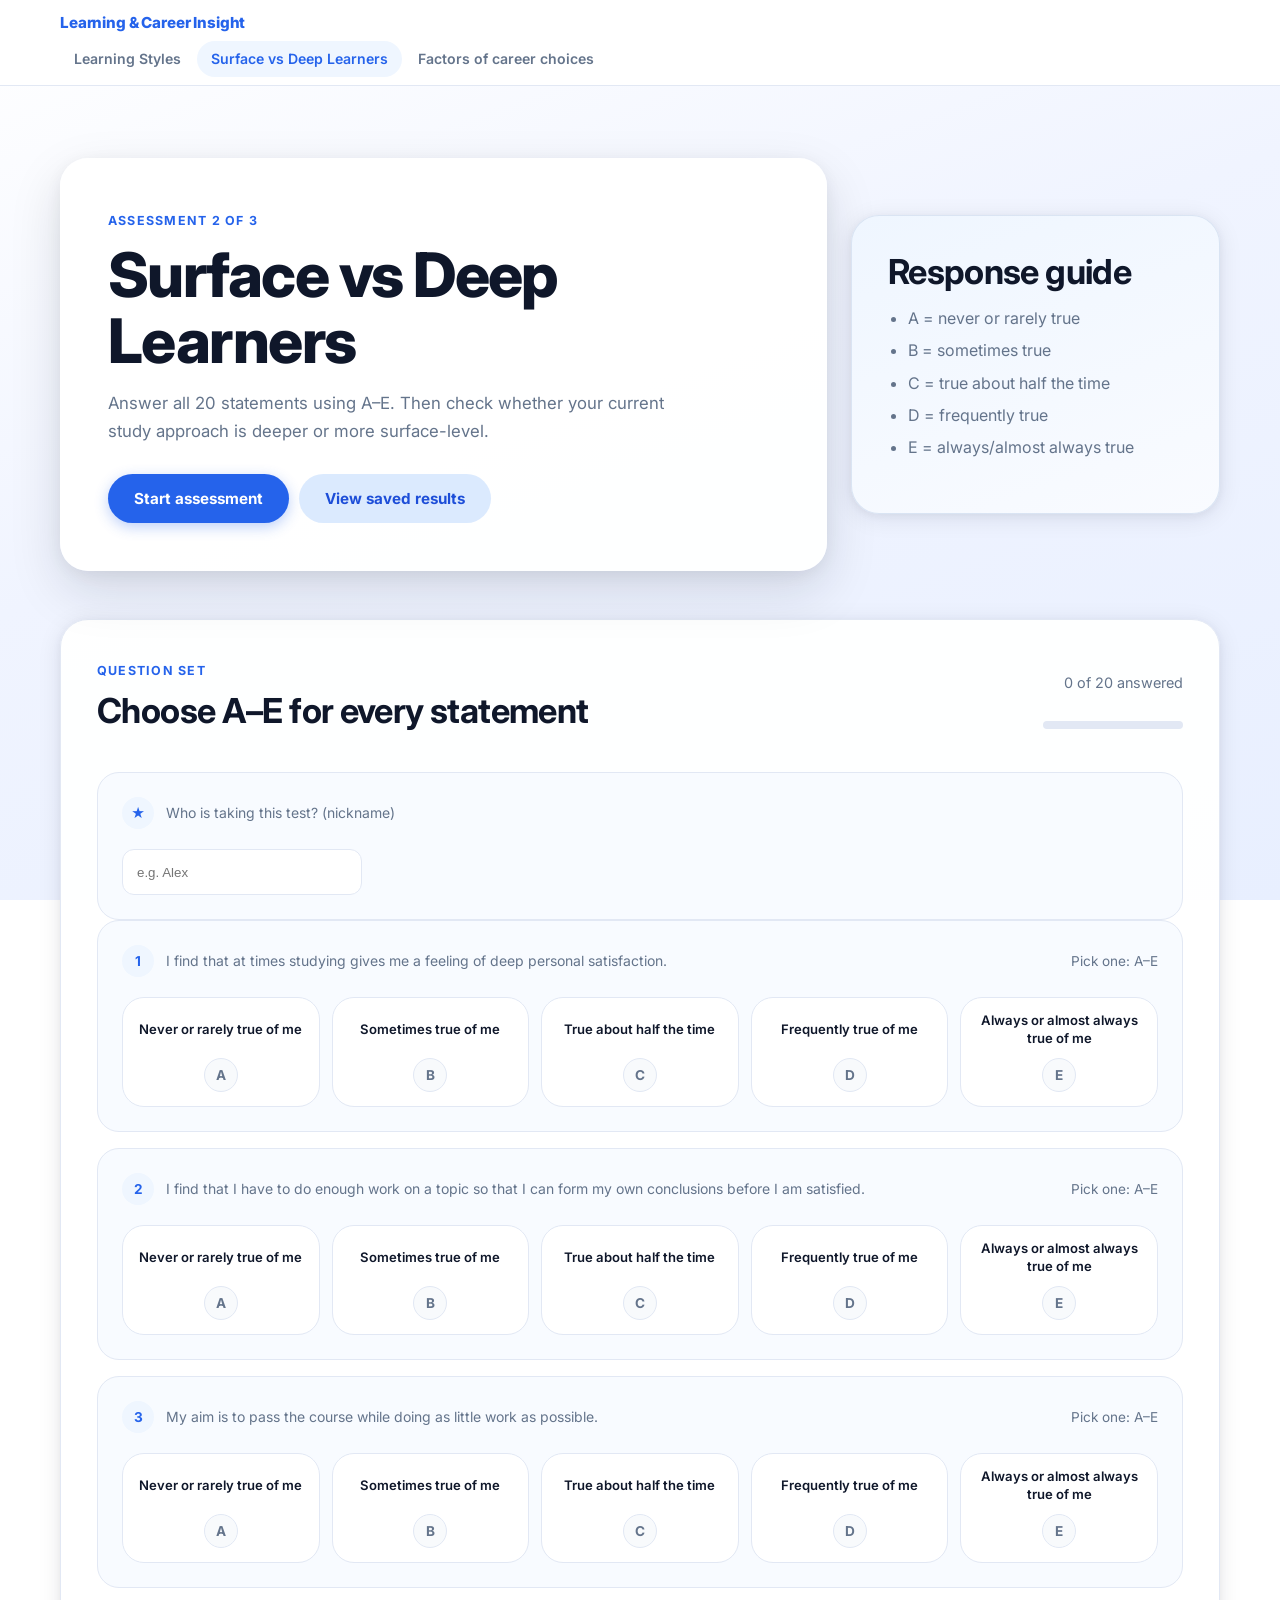
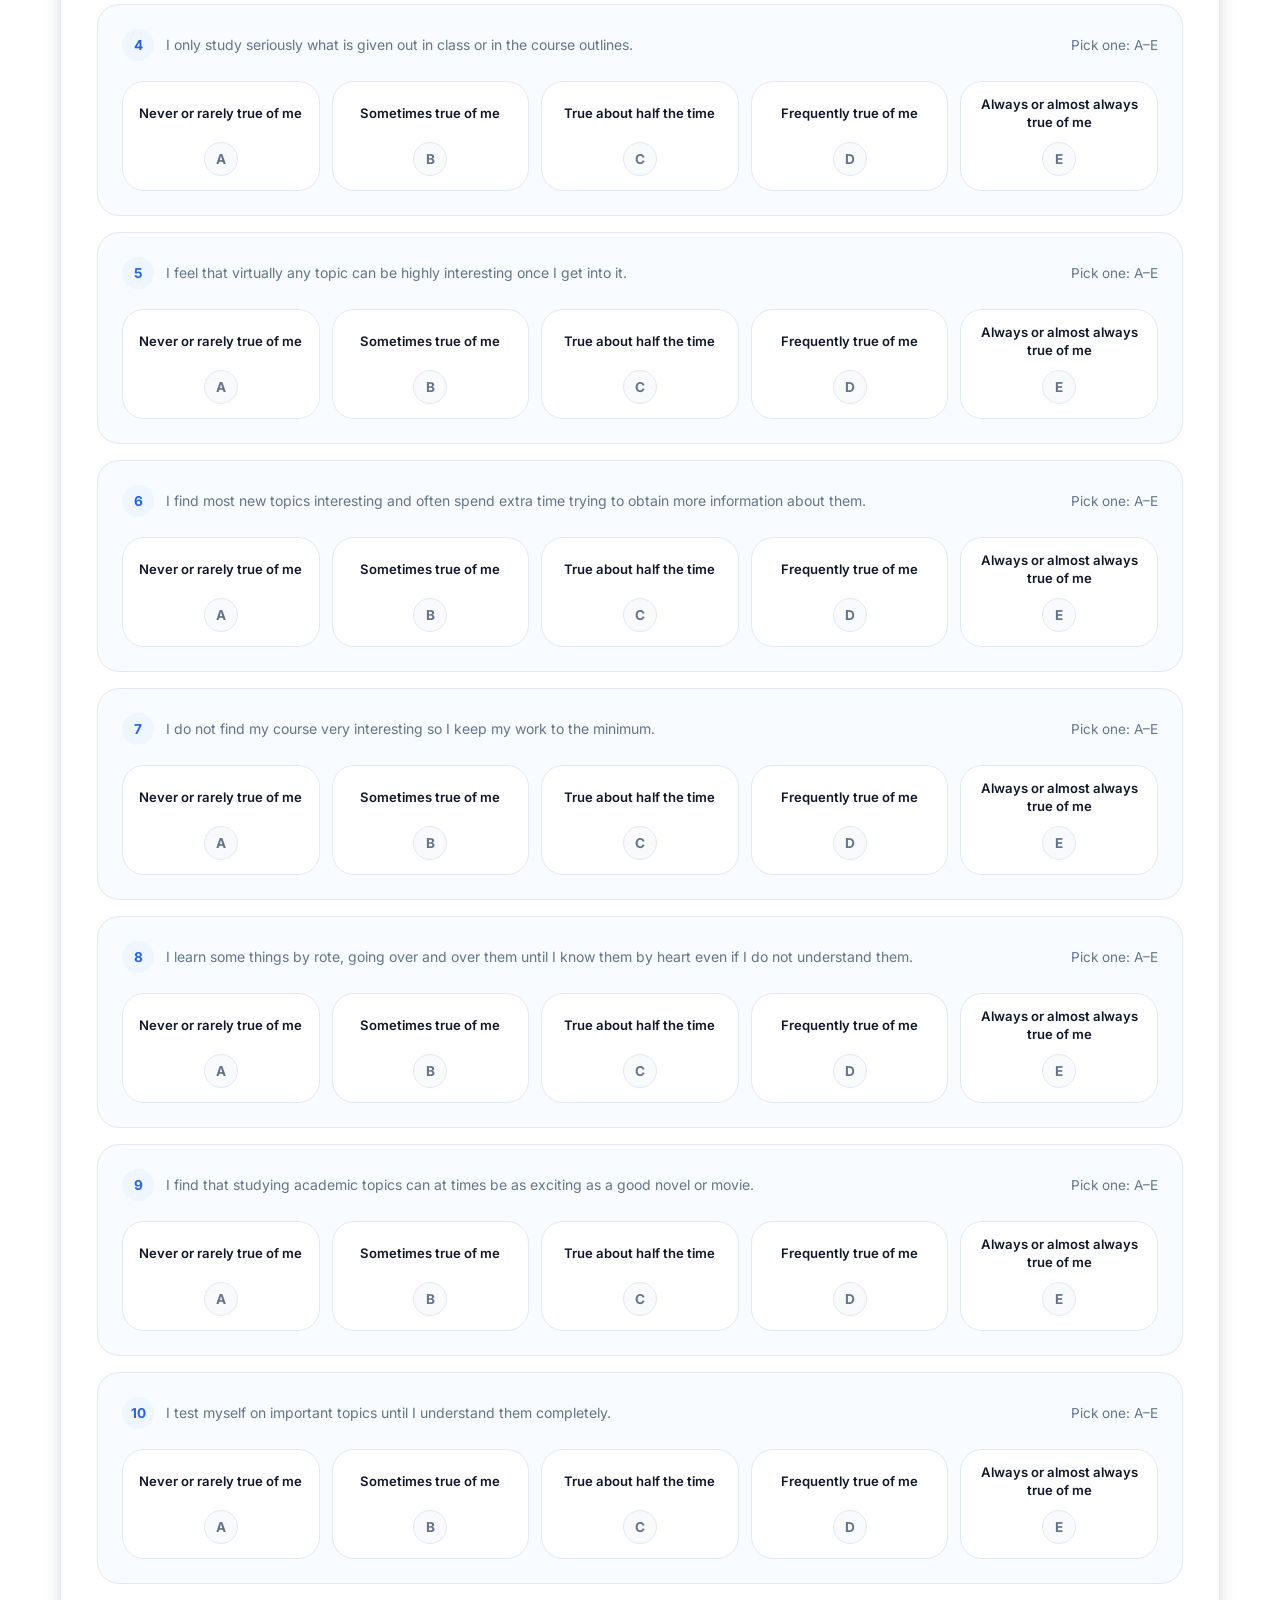
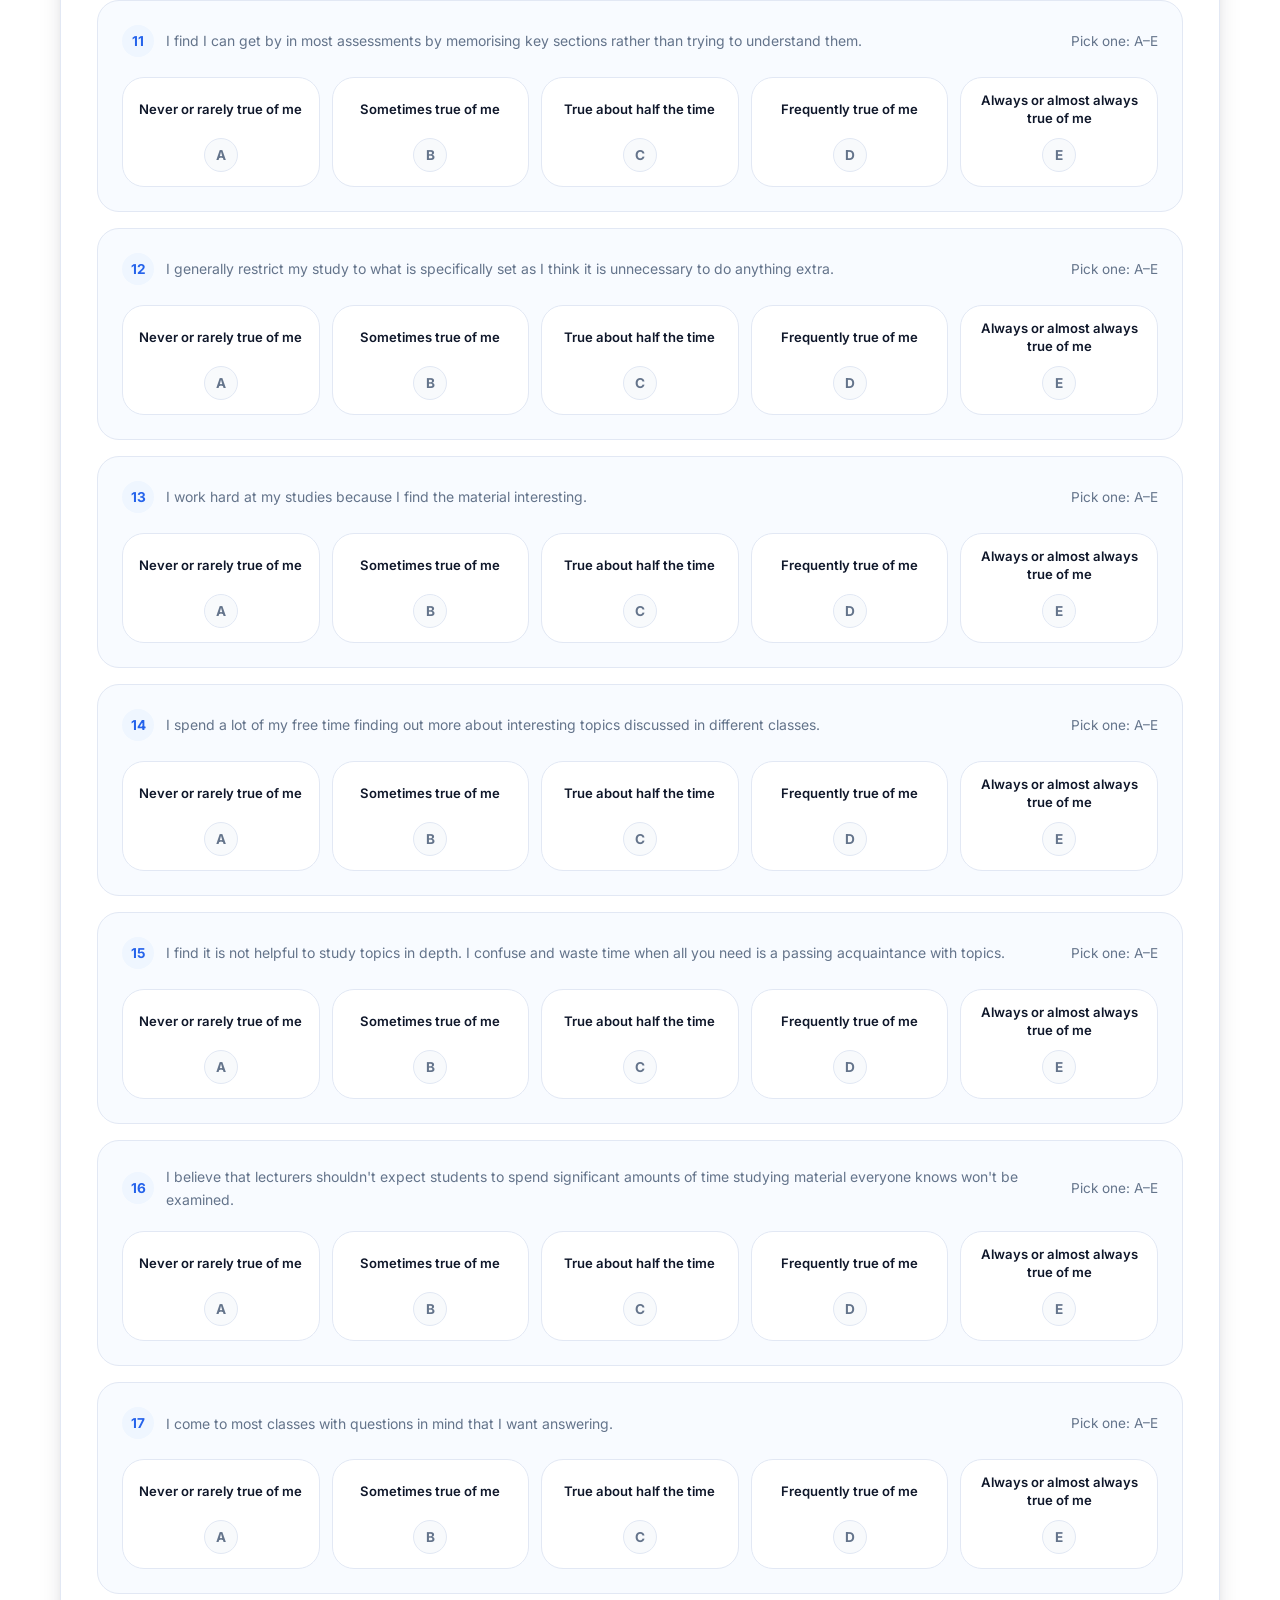
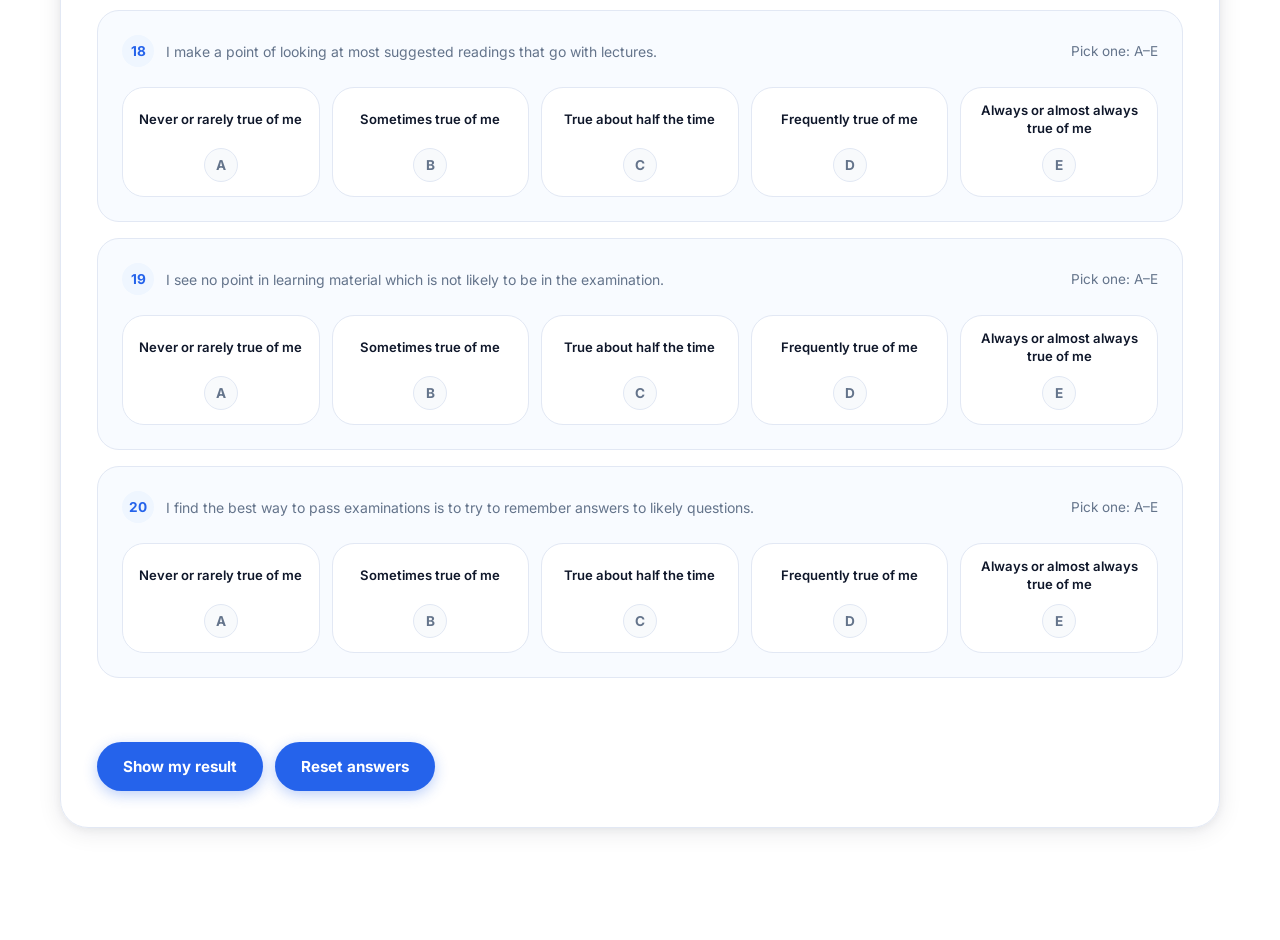
<file: surface-deep.html>
<!DOCTYPE html>
<html lang="en">
  <head>
    <meta charset="UTF-8" />
    <meta name="viewport" content="width=device-width, initial-scale=1.0" />
    <title>Assessment 2: Surface vs Deep Learners – Learning &amp; Career Insight</title>
    <link rel="preconnect" href="https://fonts.googleapis.com" />
    <link rel="preconnect" href="https://fonts.gstatic.com" crossorigin />
    <link href="https://fonts.googleapis.com/css2?family=Inter:wght@400;500;600;700;800&display=swap" rel="stylesheet" />
    <link rel="stylesheet" href="./styles.css" />
  </head>
  <body>
    <nav class="site-nav">
      <div class="site-nav-inner">
        <a class="site-brand" href="./index.html">Learning &amp; Career Insight</a>
        <ul class="site-nav-links">
          <li><a href="./index.html">Learning Styles</a></li>
          <li><a href="./surface-deep.html" aria-current="page">Surface vs Deep Learners</a></li>
          <li><a href="./career-choice.html">Factors of career choices</a></li>
        </ul>
      </div>
    </nav>
    <header class="hero">
      <div class="hero-copy">
        <p class="eyebrow">Assessment 2 of 3</p>
        <h1>Surface vs Deep Learners</h1>
        <p class="description">
          Answer all 20 statements using A–E. Then check whether your current study approach is deeper or more surface-level.
        </p>
        <div class="hero-actions">
          <a class="button" href="#assessment">Start assessment</a>
          <a class="button button-secondary" href="./surface-deep-history.html">View saved results</a>
        </div>
      </div>
      <div class="hero-card">
        <h2>Response guide</h2>
        <ul>
          <li>A = never or rarely true</li>
          <li>B = sometimes true</li>
          <li>C = true about half the time</li>
          <li>D = frequently true</li>
          <li>E = always/almost always true</li>
        </ul>
      </div>
    </header>

    <main class="page-shell">
      <section class="panel" id="assessment">
        <div class="section-heading">
          <div>
            <p class="section-label">Question set</p>
            <h2>Choose A–E for every statement</h2>
          </div>
          <div class="progress-wrap">
            <p id="surface-progress-label" class="progress-text">0 of 20 answered</p>
            <div class="progress-bar-track" aria-hidden="true">
              <div id="surface-progress-fill" class="progress-bar-fill" style="width: 0%"></div>
            </div>
          </div>
        </div>

        <form id="surface-assessment-form" novalidate>
          <article class="question-card">
            <div class="question-top">
              <div class="question-left">
                <span class="row-badge">★</span>
                <p class="question-note">Who is taking this test? (nickname)</p>
              </div>
            </div>
            <input
              id="surface-nickname-input"
              class="email-input"
              type="text"
              placeholder="e.g. Alex"
              autocomplete="off"
              maxlength="60"
            />
          </article>

          <div id="surface-question-list" class="question-list"></div>
          <p id="surface-form-error" class="form-error" aria-live="polite"></p>
          <div class="actions">
            <button class="button" type="submit">Show my result</button>
            <button class="button button-secondary" type="button" id="surface-reset-button">Reset answers</button>
          </div>
        </form>
      </section>

      <section class="panel results-panel hidden" id="surface-results" aria-live="polite">
        <div class="section-heading results-heading">
          <div>
            <p class="section-label">Result</p>
            <h2>Your study approach profile</h2>
          </div>
          <a class="text-link" href="#assessment">Edit answers</a>
        </div>

        <div class="result-summary">
          <article class="summary-card accent-card">
            <p class="summary-label">Dominant approach</p>
            <h3 id="surface-dominant-type">—</h3>
            <p class="summary-value" id="surface-score-summary">—</p>
            <p id="surface-dominant-description"></p>
          </article>
          <article class="summary-card">
            <p class="summary-label">Tester</p>
            <p class="summary-value" id="surface-tester-name">—</p>
            <p class="summary-label summary-label-spaced">Tested at</p>
            <p class="summary-value" id="surface-tested-at">—</p>
          </article>
        </div>

        <article class="chart-card">
          <div class="chart-heading">
            <h3>Deep vs Surface totals</h3>
            <p>Higher score indicates your stronger current tendency.</p>
          </div>
          <div id="surface-bar-chart" class="bar-chart bar-chart-dual"></div>
        </article>

        <article class="summary-card result-history-card">
          <div class="history-header">
            <p class="summary-label">Saved results</p>
            <button class="button button-secondary history-clear-button" type="button" id="surface-history-clear-button">
              Clear history
            </button>
          </div>
          <p id="surface-history-empty" class="history-empty">No saved results yet.</p>
          <ul id="surface-history-list" class="history-list"></ul>
        </article>

        <article class="summary-card result-share-card">
          <p class="summary-label">Result sharing</p>
          <div class="share-actions">
            <input
              id="surface-email-recipient"
              class="email-input"
              type="email"
              placeholder="recipient@example.com (optional)"
              autocomplete="email"
            />
            <button class="button button-secondary" type="button" id="surface-email-send-button">Email this result</button>
          </div>
          <p id="surface-email-error" class="share-error" aria-live="polite"></p>
        </article>
      </section>
    </main>

    <script src="./surface-deep-history-store.js"></script>
    <script src="./surface-deep.js"></script>
  </body>
</html>
</file>
<file: styles.css>
:root {
  color-scheme: light;
  --bg: #f0f4ff;
  --panel: #ffffff;
  --panel-soft: #f8fbff;
  --text: #0f172a;
  --muted: #64748b;
  --border: #e2e8f4;
  --primary: #2563eb;
  --primary-dark: #1d4ed8;
  --primary-light: #eff6ff;
  --success: #059669;
  --success-border: #6ee7b7;
  --success-bg: #f0fdf4;
  --danger: #dc2626;
  --shadow-sm: 0 1px 3px rgba(15, 23, 42, 0.08), 0 1px 2px rgba(15, 23, 42, 0.05);
  --shadow: 0 4px 24px rgba(15, 23, 42, 0.09), 0 2px 8px rgba(15, 23, 42, 0.05);
  --shadow-lg: 0 20px 52px rgba(15, 23, 42, 0.13), 0 4px 16px rgba(15, 23, 42, 0.06);
  --radius: 22px;
  --radius-lg: 28px;
}

*,
*::before,
*::after {
  box-sizing: border-box;
}

html {
  scroll-behavior: smooth;
}

body {
  margin: 0;
  font-family: 'Inter', system-ui, -apple-system, sans-serif;
  background: linear-gradient(160deg, #ffffff 0%, #f0f4ff 45%, #e8efff 100%);
  background-attachment: fixed;
  color: var(--text);
  line-height: 1.65;
  min-height: 100vh;
}

h1,
h2,
h3,
p,
ul {
  margin-top: 0;
}

/* ── Layout ─────────────────────────────── */
.hero,
.page-shell {
  width: min(1160px, calc(100% - 40px));
  margin: 0 auto;
}

/* ── Hero ────────────────────────────────── */
.hero {
  display: grid;
  gap: 24px;
  grid-template-columns: minmax(0, 1.35fr) minmax(260px, 0.65fr);
  align-items: center;
  padding: 72px 0 48px;
}

.hero-copy {
  padding: 48px;
  border-radius: var(--radius-lg);
  background: rgba(255, 255, 255, 0.97);
  box-shadow: var(--shadow-lg);
}

.hero-card {
  padding: 36px;
  border-radius: var(--radius-lg);
  background: linear-gradient(160deg, #eff6ff 0%, #f9fbff 100%);
  border: 1px solid rgba(216, 227, 242, 0.9);
  box-shadow: var(--shadow);
}

/* ── Typography ──────────────────────────── */
.eyebrow,
.section-label,
.summary-label {
  display: inline-block;
  margin-bottom: 10px;
  color: var(--primary);
  font-size: 0.78rem;
  font-weight: 700;
  letter-spacing: 0.1em;
  text-transform: uppercase;
}

.summary-label-spaced {
  margin-top: 12px;
}

h1 {
  margin-bottom: 16px;
  font-size: clamp(2.4rem, 4.8vw, 4rem);
  font-weight: 800;
  line-height: 1.08;
  letter-spacing: -0.025em;
}

h2 {
  margin-bottom: 12px;
  font-size: clamp(1.5rem, 2.8vw, 2.15rem);
  font-weight: 700;
  line-height: 1.18;
  letter-spacing: -0.018em;
}

h3 {
  font-weight: 700;
  letter-spacing: -0.01em;
}

.description {
  max-width: 600px;
  margin-bottom: 28px;
  color: var(--muted);
  font-size: 1.05rem;
}

.hero-actions {
  display: flex;
  flex-wrap: wrap;
  gap: 10px;
}

.hero-card ul {
  margin-bottom: 16px;
  padding-left: 20px;
  color: var(--muted);
}

.hero-card li {
  margin-bottom: 6px;
}

/* ── Buttons ─────────────────────────────── */
.button,
button,
select {
  font: inherit;
}

.button,
button:not(.rank-btn):not(.word-hint) {
  display: inline-flex;
  align-items: center;
  justify-content: center;
  min-height: 48px;
  padding: 12px 26px;
  border: 0;
  border-radius: 999px;
  background: var(--primary);
  color: #fff;
  cursor: pointer;
  font-weight: 700;
  font-size: 0.95rem;
  text-decoration: none;
  transition: transform 150ms ease, background 150ms ease, box-shadow 150ms ease;
  box-shadow: 0 4px 14px rgba(37, 99, 235, 0.3);
}

.button:hover,
button:not(.rank-btn):not(.word-hint):hover {
  transform: translateY(-2px);
  background: var(--primary-dark);
  box-shadow: 0 6px 22px rgba(37, 99, 235, 0.38);
}

.button:active,
button:not(.rank-btn):not(.word-hint):active {
  transform: translateY(0);
}

.button-secondary {
  background: #dbeafe;
  color: var(--primary-dark);
  box-shadow: none;
}

.button-secondary:hover {
  background: #bfdbfe;
  box-shadow: none;
}

/* ── Page shell / panels ─────────────────── */
.page-shell {
  padding-bottom: 88px;
}

.panel {
  margin-bottom: 24px;
  padding: 36px;
  border-radius: var(--radius-lg);
  background: rgba(255, 255, 255, 0.97);
  border: 1px solid var(--border);
  box-shadow: var(--shadow);
}

/* ── Intro panel ─────────────────────────── */
.intro-panel {
  display: grid;
  gap: 24px;
  grid-template-columns: minmax(0, 1.2fr) minmax(0, 0.8fr);
}

.legend-grid,
.score-grid,
.chart-grid,
.result-summary {
  display: grid;
  gap: 16px;
}

.legend-grid,
.score-grid {
  grid-template-columns: repeat(2, minmax(0, 1fr));
}

.legend-card,
.summary-card,
.chart-card,
.score-card,
.question-card {
  border: 1px solid var(--border);
  border-radius: var(--radius);
  background: var(--panel-soft);
  transition: border-color 250ms ease, background 250ms ease;
}

.legend-card,
.summary-card,
.chart-card,
.score-card {
  padding: 22px;
}

.legend-card h3,
.score-card h3 {
  margin-bottom: 4px;
}

/* ── Section headings ────────────────────── */
.section-heading,
.result-summary {
  align-items: start;
}

.section-heading {
  display: flex;
  gap: 16px;
  justify-content: space-between;
  align-items: center;
  margin-bottom: 28px;
}

.progress-text,
.chart-heading p,
.summary-card p,
.text-link,
.score-card p,
.option-note,
.question-note {
  color: var(--muted);
  font-size: 0.9rem;
}

/* ── Progress wrap ───────────────────────── */
.progress-wrap {
  display: flex;
  flex-direction: column;
  align-items: flex-end;
  gap: 6px;
}

.progress-bar-track {
  width: 140px;
  height: 8px;
  border-radius: 99px;
  background: #e2e8f4;
  overflow: hidden;
  margin-top: 6px;
}

.progress-bar-fill {
  height: 100%;
  border-radius: 99px;
  background: linear-gradient(90deg, #60a5fa, #2563eb);
  transition: width 350ms cubic-bezier(0.4, 0, 0.2, 1);
}

/* ── Question list ───────────────────────── */
.question-list {
  display: grid;
  gap: 16px;
}

.question-section-header {
  padding: 8px 4px 0;
}

.question-section-title {
  font-size: 0.875rem;
  font-weight: 600;
  color: var(--text-muted, #6b7280);
  text-transform: uppercase;
  letter-spacing: 0.05em;
  border-bottom: 1px solid var(--border, #e5e7eb);
  padding-bottom: 8px;
  margin: 0;
}

.question-card {
  padding: 24px;
  overflow: hidden;
}

.question-card.row-complete {
  border-color: var(--success-border);
  background: linear-gradient(to right, var(--success-bg), #f8fbff);
}

.question-top {
  display: flex;
  gap: 12px;
  justify-content: space-between;
  align-items: center;
  margin-bottom: 20px;
}

.question-left {
  display: flex;
  align-items: center;
  gap: 12px;
}

.row-badge {
  flex-shrink: 0;
  width: 32px;
  height: 32px;
  border-radius: 50%;
  background: var(--primary-light);
  color: var(--primary);
  font-size: 0.85rem;
  font-weight: 700;
  display: flex;
  align-items: center;
  justify-content: center;
  transition: background 300ms ease, color 300ms ease;
}

.question-card.row-complete .row-badge {
  background: var(--success);
  color: #fff;
}

.question-note {
  margin: 0;
  color: var(--muted);
  font-size: 0.875rem;
}

.option-note {
  margin: 0;
  font-size: 0.85rem;
  color: var(--muted);
  white-space: nowrap;
}

/* ── Option cards (rank buttons) ─────────── */
.option-grid {
  display: grid;
  gap: 12px;
  grid-template-columns: repeat(4, minmax(0, 1fr));
}

.option-grid-scale {
  grid-template-columns: repeat(5, minmax(0, 1fr));
}

.option-grid-scale .option-card {
  display: flex;
  flex-direction: column;
  justify-content: space-between;
  gap: 10px;
  min-height: 110px;
  padding: 14px 10px;
  text-align: center;
  cursor: pointer;
}

.option-grid-scale .option-label {
  justify-content: center;
  font-size: 0.82rem;
  line-height: 1.35;
  min-height: calc(1.35em * 2);
  flex: unset;
  margin: 0;
}

.option-grid-scale .rank-btn {
  margin: 0 auto;
}

.option-card {
  display: flex;
  flex-direction: column;
  align-items: center;
  gap: 14px;
  padding: 18px 12px;
  border-radius: var(--radius);
  background: #fff;
  border: 1.5px solid var(--border);
  transition: border-color 200ms ease, box-shadow 200ms ease;
  text-align: center;
}

.option-card:has(.rank-btn.rank-selected) {
  border-color: #93c5fd;
  box-shadow: 0 0 0 3px rgba(37, 99, 235, 0.08);
}

.option-label {
  font-weight: 600;
  font-size: 0.95rem;
  color: var(--text);
  margin: 0;
  flex: 1;
  display: flex;
  align-items: center;
}

.rank-group {
  display: flex;
  gap: 5px;
}

.rank-btn {
  width: 34px;
  height: 34px;
  min-height: unset;
  padding: 0;
  border: 1.5px solid #e2e8f4;
  border-radius: 50%;
  background: #f8fafc;
  color: var(--muted);
  font-size: 0.85rem;
  font-weight: 700;
  cursor: pointer;
  transition: all 150ms ease;
  box-shadow: none;
}

.rank-btn:hover {
  border-color: #93c5fd;
  background: #eff6ff;
  color: var(--primary);
  transform: translateY(-1px);
  box-shadow: 0 2px 8px rgba(37, 99, 235, 0.15);
}

.rank-btn.rank-selected {
  background: var(--primary);
  border-color: var(--primary);
  color: #fff;
  box-shadow: 0 2px 10px rgba(37, 99, 235, 0.35);
  transform: translateY(-1px);
}

.rank-btn.rank-taken {
  background: #f8fafc;
  border-color: #e2e8f4;
  color: #c8d0dc;
  cursor: default;
}

.rank-btn.rank-taken:hover {
  transform: none;
  box-shadow: none;
  border-color: #e2e8f4;
  background: #f8fafc;
  color: #c8d0dc;
}

/* ── Error + Actions ─────────────────────── */
.form-error {
  min-height: 24px;
  margin: 16px 0 0;
  color: var(--danger);
  font-size: 0.9rem;
  font-weight: 600;
}

.actions {
  display: flex;
  flex-wrap: wrap;
  gap: 12px;
  margin-top: 24px;
}

.hidden {
  display: none;
}

/* ── Results ─────────────────────────────── */
.score-value,
.summary-value {
  font-size: 1.6rem;
  font-weight: 800;
  letter-spacing: -0.02em;
}

.accent-card {
  background: linear-gradient(135deg, #eff6ff 0%, #ecfeff 100%);
}

.result-share-card {
  margin-top: 18px;
}

.result-history-card {
  margin-top: 18px;
}

.history-page {
  width: min(1160px, calc(100% - 40px));
  margin: 0 auto;
  padding: 48px 0 88px;
}

.summary-meta {
  margin-bottom: 14px;
  color: var(--muted);
}

.share-actions {
  display: flex;
  flex-wrap: wrap;
  gap: 10px;
  align-items: center;
}

.email-input {
  flex: 1;
  min-width: 240px;
  min-height: 46px;
  padding: 10px 14px;
  border: 1px solid var(--border);
  border-radius: 12px;
  background: #fff;
  color: var(--text);
}

.share-note {
  margin: 12px 0 0;
  color: var(--muted);
  font-size: 0.88rem;
}

.share-error {
  min-height: 22px;
  margin: 10px 0 0;
  color: var(--danger);
  font-size: 0.88rem;
  font-weight: 600;
}

.history-header {
  display: flex;
  flex-wrap: wrap;
  gap: 10px;
  align-items: center;
  justify-content: space-between;
}

.history-clear-button {
  min-height: 38px;
  padding: 8px 14px;
  font-size: 0.82rem;
}

.history-empty {
  margin: 8px 0 0;
  color: var(--muted);
  font-size: 0.9rem;
}

.history-list {
  list-style: none;
  margin: 14px 0 0;
  padding: 0;
  display: grid;
  gap: 10px;
}

.history-list:empty {
  display: none;
}

.history-item {
  border: 1px solid var(--border);
  border-radius: 14px;
  background: #fff;
  padding: 12px 14px;
  display: flex;
  flex-wrap: wrap;
  align-items: center;
  justify-content: space-between;
  gap: 10px 16px;
}

.history-link-item {
  cursor: pointer;
}

.history-link-item:hover {
  border-color: #93c5fd;
}

.history-link-item:focus-visible {
  outline: 3px solid rgba(37, 99, 235, 0.35);
  outline-offset: 2px;
}

.history-meta {
  margin: 0;
  color: var(--muted);
  font-size: 0.86rem;
}

.history-title {
  margin: 0;
  font-size: 0.96rem;
  font-weight: 700;
}

/* ── Bar chart ───────────────────────────── */
.bar-chart {
  display: grid;
  gap: 16px;
  grid-template-columns: repeat(4, minmax(0, 1fr));
  align-items: end;
  min-height: 260px;
  padding-top: 12px;
}

.bar-chart-dual {
  grid-template-columns: repeat(2, minmax(0, 1fr));
}

.bar-chart-triple {
  grid-template-columns: repeat(3, minmax(0, 1fr));
}

.bar-group {
  display: grid;
  gap: 10px;
  justify-items: center;
}

.bar-track {
  display: flex;
  align-items: end;
  width: 100%;
  max-width: 88px;
  height: 200px;
  padding: 8px;
  border-radius: var(--radius);
  background: #e8f0ff;
}

.bar-fill {
  width: 100%;
  height: var(--bar-height);
  border-radius: 12px;
  background: linear-gradient(180deg, #60a5fa 0%, #2563eb 100%);
}

.bar-value {
  font-weight: 800;
  font-size: 1.1rem;
}

/* ── Result table ────────────────────────── */
.result-table {
  width: 100%;
  border-collapse: collapse;
  font-size: 0.875rem;
  margin-top: 8px;
}

.result-table th,
.result-table td {
  padding: 10px 14px;
  border: 1px solid var(--border);
  text-align: left;
}

.result-table thead th {
  background: var(--primary-light);
  color: var(--primary);
  font-weight: 700;
  font-size: 0.78rem;
  letter-spacing: 0.06em;
  text-transform: uppercase;
}

.result-table .factor-score-cell,
.result-table .construct-avg-cell {
  text-align: center;
  font-weight: 600;
}

.result-table .construct-cell {
  text-align: center;
  font-weight: 700;
  vertical-align: middle;
}

/* ── Diamond chart ───────────────────────── */
.axis-chart-wrap {
  overflow-x: auto;
}

#axis-chart {
  width: 100%;
  min-width: 280px;
  border-radius: 20px;
  background: linear-gradient(180deg, #f8fbff 0%, #eef5ff 100%);
}

/* ── Text link ───────────────────────────── */
.text-link {
  font-weight: 700;
  text-decoration: none;
  color: var(--muted);
}

.text-link:hover {
  color: var(--primary-dark);
}

/* ── Focus ───────────────────────────────── */
select:focus,
button:focus,
.button:focus {
  outline: 3px solid rgba(37, 99, 235, 0.22);
  outline-offset: 2px;
}

/* ── Results reveal animation ────────────── */
@keyframes fade-up {
  from {
    opacity: 0;
    transform: translateY(12px);
  }

  to {
    opacity: 1;
    transform: translateY(0);
  }
}

.results-panel:not(.hidden) {
  animation: fade-up 400ms ease both;
}

/* ── Word hint button ────────────────────── */
.option-label {
  gap: 6px;
  justify-content: center;
}

.word-hint {
  flex-shrink: 0;
  display: inline-flex;
  align-items: center;
  justify-content: center;
  width: 18px;
  height: 18px;
  padding: 0;
  border: 1.5px solid var(--primary);
  border-radius: 50%;
  background: transparent;
  color: var(--primary);
  font-size: 0.7rem;
  font-weight: 700;
  line-height: 1;
  cursor: pointer;
  transition: background 150ms ease, color 150ms ease;
  box-shadow: none;
  min-height: unset;
}

.word-hint:hover {
  background: var(--primary);
  color: #fff;
  transform: none;
  box-shadow: none;
}

.word-hint:focus {
  outline: 2px solid rgba(37, 99, 235, 0.35);
  outline-offset: 2px;
}

/* ── Word tooltip (speech bubble) ────────── */
.word-tooltip {
  position: fixed;
  z-index: 9999;
  width: max-content;
  max-width: 240px;
  padding: 12px 16px;
  border-radius: 16px;
  background: #fff;
  border: 1.5px solid #c4d4ec;
  box-shadow: 0 8px 32px rgba(15, 23, 42, 0.18), 0 2px 8px rgba(15, 23, 42, 0.08);
  transform: translateX(-50%);
  pointer-events: none;
  animation: tooltip-pop 180ms cubic-bezier(0.34, 1.56, 0.64, 1) both;
}

.word-tooltip.hidden {
  display: none;
}

/* Arrow pointing down (tooltip above button) */
.word-tooltip::before,
.word-tooltip::after {
  content: '';
  position: absolute;
  bottom: auto;
  top: auto;
  left: calc(50% + var(--arrow-offset, 0px));
  transform: translateX(-50%);
  width: 0;
  height: 0;
  border-left: 9px solid transparent;
  border-right: 9px solid transparent;
}

.word-tooltip::before {
  bottom: -11px;
  border-top: 10px solid #c4d4ec;
}

.word-tooltip::after {
  bottom: -9px;
  border-top: 9px solid #fff;
}

/* Arrow pointing up (tooltip below button) */
.word-tooltip--below::before {
  bottom: auto;
  top: -11px;
  border-top: none;
  border-bottom: 10px solid #c4d4ec;
}

.word-tooltip--below::after {
  bottom: auto;
  top: -9px;
  border-top: none;
  border-bottom: 9px solid #fff;
}

.word-tooltip-title {
  margin: 0 0 4px;
  font-weight: 700;
  font-size: 0.85rem;
  color: var(--primary);
}

.word-tooltip-body {
  margin: 0;
  font-size: 0.82rem;
  color: var(--text);
  line-height: 1.5;
}

@keyframes tooltip-pop {
  from {
    opacity: 0;
    transform: translateX(-50%) scale(0.88);
  }

  to {
    opacity: 1;
    transform: translateX(-50%) scale(1);
  }
}

/* ── Site nav ────────────────────────────── */
.site-nav {
  background: rgba(255, 255, 255, 0.96);
  backdrop-filter: blur(8px);
  border-bottom: 1px solid var(--border);
  position: sticky;
  top: 0;
  z-index: 100;
}

.site-nav-inner {
  width: min(1160px, calc(100% - 40px));
  margin: 0 auto;
  display: flex;
  flex-direction: column;
  align-items: flex-start;
  padding: 10px 0 8px;
  gap: 6px;
}

.site-brand {
  font-weight: 800;
  font-size: 0.95rem;
  color: var(--primary);
  text-decoration: none;
  letter-spacing: -0.01em;
  white-space: nowrap;
  flex-shrink: 0;
}

.site-brand:hover {
  color: var(--primary-dark);
}

.site-nav-links {
  list-style: none;
  margin: 0;
  padding: 0;
  display: flex;
  align-items: center;
  gap: 2px;
  width: 100%;
  overflow-x: auto;
  flex-wrap: nowrap;
  -webkit-overflow-scrolling: touch;
}

.site-nav-links a {
  display: inline-flex;
  align-items: center;
  height: 36px;
  padding: 0 14px;
  border-radius: 99px;
  font-weight: 600;
  font-size: 0.88rem;
  color: var(--muted);
  text-decoration: none;
  transition: background 150ms ease, color 150ms ease;
}

.site-nav-links a:hover,
.site-nav-links a[aria-current="page"] {
  background: var(--primary-light);
  color: var(--primary);
}

/* ── Responsive ──────────────────────────── */
@media (max-width: 920px) {
  .hero,
  .intro-panel,
  .chart-grid,
  .result-summary {
    grid-template-columns: 1fr;
  }

  .option-grid {
    grid-template-columns: repeat(2, minmax(0, 1fr));
  }

}

@media (max-width: 640px) {
  .hero,
  .page-shell {
    width: min(100% - 20px, 1160px);
  }

  .hero {
    padding-top: 28px;
    padding-bottom: 0;
  }

  .hero-copy {
    padding: 28px;
  }

  .hero-card,
  .panel {
    padding: 22px;
  }

  .legend-grid,
  .score-grid,
  .bar-chart {
    grid-template-columns: 1fr;
  }

  .bar-chart-dual {
    grid-template-columns: 1fr;
  }

  .option-grid-scale {
    grid-template-columns: 1fr;
  }

  .option-grid-scale .option-card {
    flex-direction: row;
    align-items: center;
    justify-content: flex-start;
    min-height: unset;
    padding: 12px 14px;
    gap: 12px;
    text-align: left;
  }

  .option-grid-scale .option-label {
    justify-content: flex-start;
    min-height: unset;
    flex: 1;
  }

  .option-grid-scale .rank-btn {
    margin: 0;
    flex-shrink: 0;
  }

  .section-heading {
    flex-direction: column;
    align-items: flex-start;
    gap: 8px;
  }

  .bar-track {
    max-width: none;
    width: min(100%, 120px);
  }

  .progress-bar-track {
    width: 100%;
  }

  .site-nav-links li {
    flex: 0 0 auto;
  }

  .site-nav-links a {
    white-space: nowrap;
  }

  .hero-actions,
  .actions {
    flex-direction: column;
    align-items: stretch;
  }

  .hero-actions .button,
  .actions .button,
  .actions button:not(.rank-btn):not(.word-hint) {
    width: 100%;
  }
}

@media (max-width: 440px) {
  .option-grid {
    grid-template-columns: 1fr;
  }

  .rank-btn {
    width: 30px;
    height: 30px;
    font-size: 0.8rem;
  }

  .site-brand {
    font-size: 0.8rem;
  }

  .site-nav-links a {
    padding: 0 10px;
    font-size: 0.8rem;
  }
}
</file>
